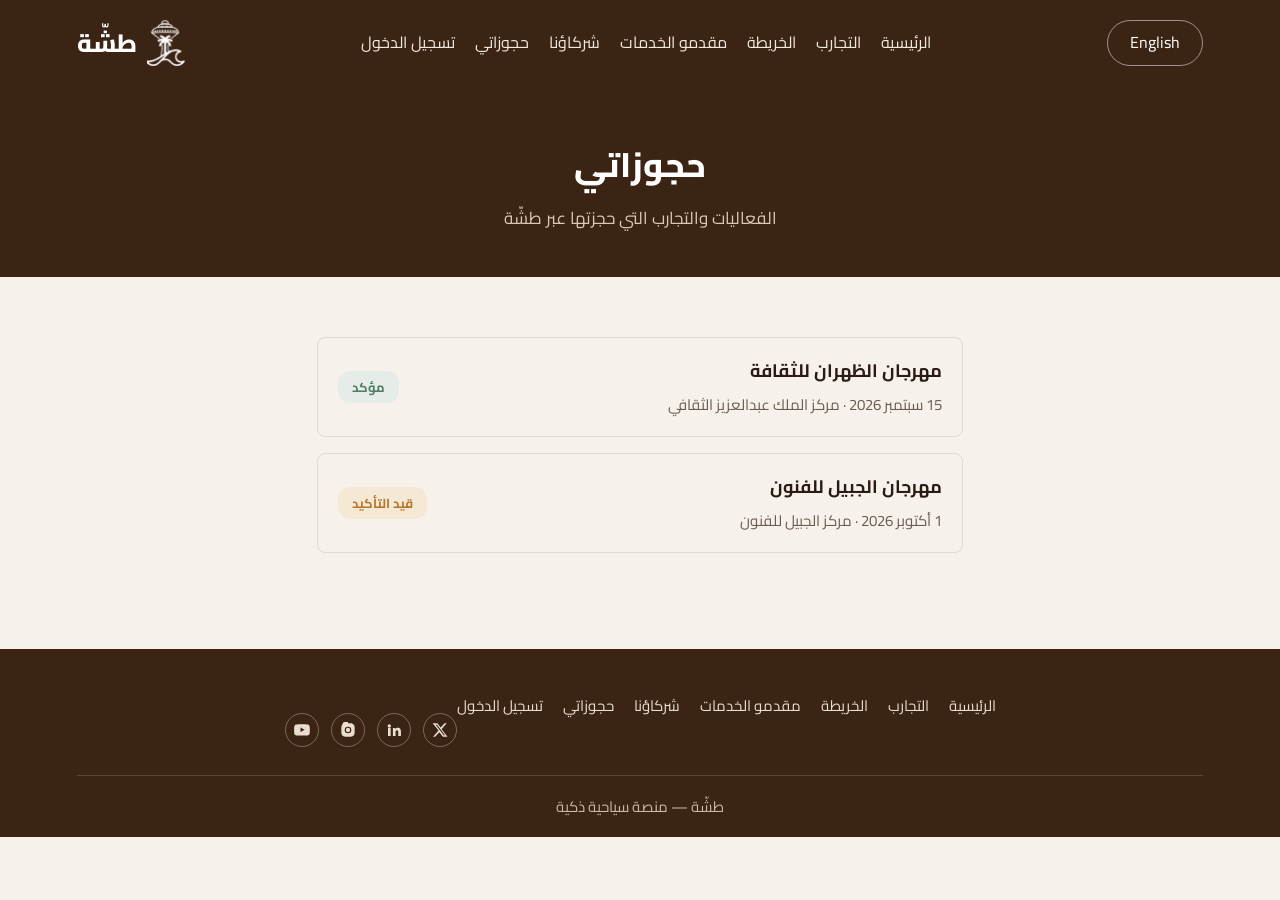
<file: bookings.html>
<!DOCTYPE html>
<html lang="ar" dir="rtl">
<head>
    <meta charset="UTF-8">
    <meta name="viewport" content="width=device-width, initial-scale=1.0">
    <title>حجوزاتي — طشّة</title>
    <link rel="stylesheet" href="css/style.css">
</head>
<body>

    <header class="site-header static">
        <a href="index-en.html" class="lang-btn">English</a>
        <nav class="main-nav">
            <a href="index.html">الرئيسية</a>
            <a href="index.html#experiences">التجارب</a>
            <a href="map.html">الخريطة</a>
            <a href="providers.html">مقدمو الخدمات</a>
            <a href="partners.html">شركاؤنا</a>
            <a href="bookings.html">حجوزاتي</a>
            <a href="login.html">تسجيل الدخول</a>
        </nav>
        <a href="index.html" class="logo"><img src="assets/images/logo.png" alt="" class="logo-mark">طشّة</a>
    </header>

    <div class="page-header">
        <h1>حجوزاتي</h1>
        <p>الفعاليات والتجارب التي حجزتها عبر طشّة</p>
    </div>

    <section class="bookings">
        <div id="new-booking-slot"></div>

        <div class="booking-item">
            <div class="booking-info">
                <div class="booking-name">مهرجان الظهران للثقافة</div>
                <div class="booking-meta">15 سبتمبر 2026 · مركز الملك عبدالعزيز الثقافي</div>
            </div>
            <span class="booking-status">مؤكد</span>
        </div>

        <div class="booking-item">
            <div class="booking-info">
                <div class="booking-name">مهرجان الجبيل للفنون</div>
                <div class="booking-meta">1 أكتوبر 2026 · مركز الجبيل للفنون</div>
            </div>
            <span class="booking-status pending">قيد التأكيد</span>
        </div>
    </section>

    <script src="js/data.js"></script>
    <script src="js/bookings.js"></script>

    <footer class="site-footer">
        <div class="footer-top">
            <nav class="footer-nav">
                <a href="index.html">الرئيسية</a>
                <a href="index.html#experiences">التجارب</a>
                <a href="map.html">الخريطة</a>
                <a href="providers.html">مقدمو الخدمات</a>
                <a href="partners.html">شركاؤنا</a>
                <a href="bookings.html">حجوزاتي</a>
            <a href="login.html">تسجيل الدخول</a>
            </nav>
            <div class="socials">
                <a href="#" aria-label="X" class="social-icon">
                    <svg width="16" height="16" viewBox="0 0 24 24" fill="currentColor"><path d="M18.9 2H22l-7.6 8.7L23.3 22h-6.9l-5.4-6.7L4.8 22H1.6l8.2-9.4L1 2h7l4.9 6.1L18.9 2Zm-1.2 18h1.9L7.4 4H5.4l12.3 16Z"/></svg>
                </a>
                <a href="#" aria-label="LinkedIn" class="social-icon">
                    <svg width="16" height="16" viewBox="0 0 24 24" fill="currentColor"><path d="M4.98 3.5a2.5 2.5 0 1 1 0 5 2.5 2.5 0 0 1 0-5ZM3 9h4v12H3V9Zm7 0h3.8v1.7h.05c.53-1 1.83-2.05 3.77-2.05 4.03 0 4.78 2.66 4.78 6.1V21h-4v-5.6c0-1.34-.02-3.06-1.87-3.06-1.87 0-2.16 1.46-2.16 2.96V21h-4V9Z"/></svg>
                </a>
                <a href="#" aria-label="Instagram" class="social-icon">
                    <svg width="16" height="16" viewBox="0 0 24 24" fill="currentColor"><path d="M12 2c2.72 0 3.06.01 4.12.06 1.06.05 1.79.22 2.43.47.66.26 1.22.6 1.77 1.15.55.55.9 1.11 1.15 1.77.25.64.42 1.37.47 2.43.05 1.06.06 1.4.06 4.12s-.01 3.06-.06 4.12c-.05 1.06-.22 1.79-.47 2.43a4.9 4.9 0 0 1-1.15 1.77 4.9 4.9 0 0 1-1.77 1.15c-.64.25-1.37.42-2.43.47-1.06.05-1.4.06-4.12.06s-3.06-.01-4.12-.06c-1.06-.05-1.79-.22-2.43-.47a4.9 4.9 0 0 1-1.77-1.15 4.9 4.9 0 0 1-1.15-1.77c-.25-.64-.42-1.37-.47-2.43C2.01 15.06 2 14.72 2 12s.01-3.06.06-4.12c.05-1.06.22-1.79.47-2.43.26-.66.6-1.22 1.15-1.77A4.9 4.9 0 0 1 5.45.53C6.09.28 6.82.11 7.88.06 8.94.01 9.28 0 12 0Zm0 5a5 5 0 1 0 0 10 5 5 0 0 0 0-10Zm0 8.2a3.2 3.2 0 1 1 0-6.4 3.2 3.2 0 0 1 0 6.4Zm5.2-8.4a1.17 1.17 0 1 1 0-2.34 1.17 1.17 0 0 1 0 2.34Z"/></svg>
                </a>
                <a href="#" aria-label="YouTube" class="social-icon">
                    <svg width="16" height="16" viewBox="0 0 24 24" fill="currentColor"><path d="M23.5 7.2s-.23-1.64-.94-2.36c-.9-.94-1.9-.95-2.36-1C17 3.5 12 3.5 12 3.5h-.01s-5 0-8.2.34c-.46.05-1.46.06-2.36 1C.63 5.56.4 7.2.4 7.2S.17 9.13.17 11.05v1.8c0 1.93.23 3.85.23 3.85s.23 1.64.93 2.36c.9.95 2.08.92 2.6 1.02 1.9.18 8.07.34 8.07.34s5.01-.01 8.21-.35c.46-.05 1.46-.06 2.36-1 .7-.72.94-2.36.94-2.36s.23-1.92.23-3.85v-1.8c0-1.92-.23-3.85-.23-3.85ZM9.75 14.9V8.2l6.27 3.36-6.27 3.34Z"/></svg>
                </a>
            </div>
        </div>
        <div class="footer-bottom">
            <span>طشّة — منصة سياحية ذكية</span>
        </div>
    </footer>

</body>
</html>
</file>
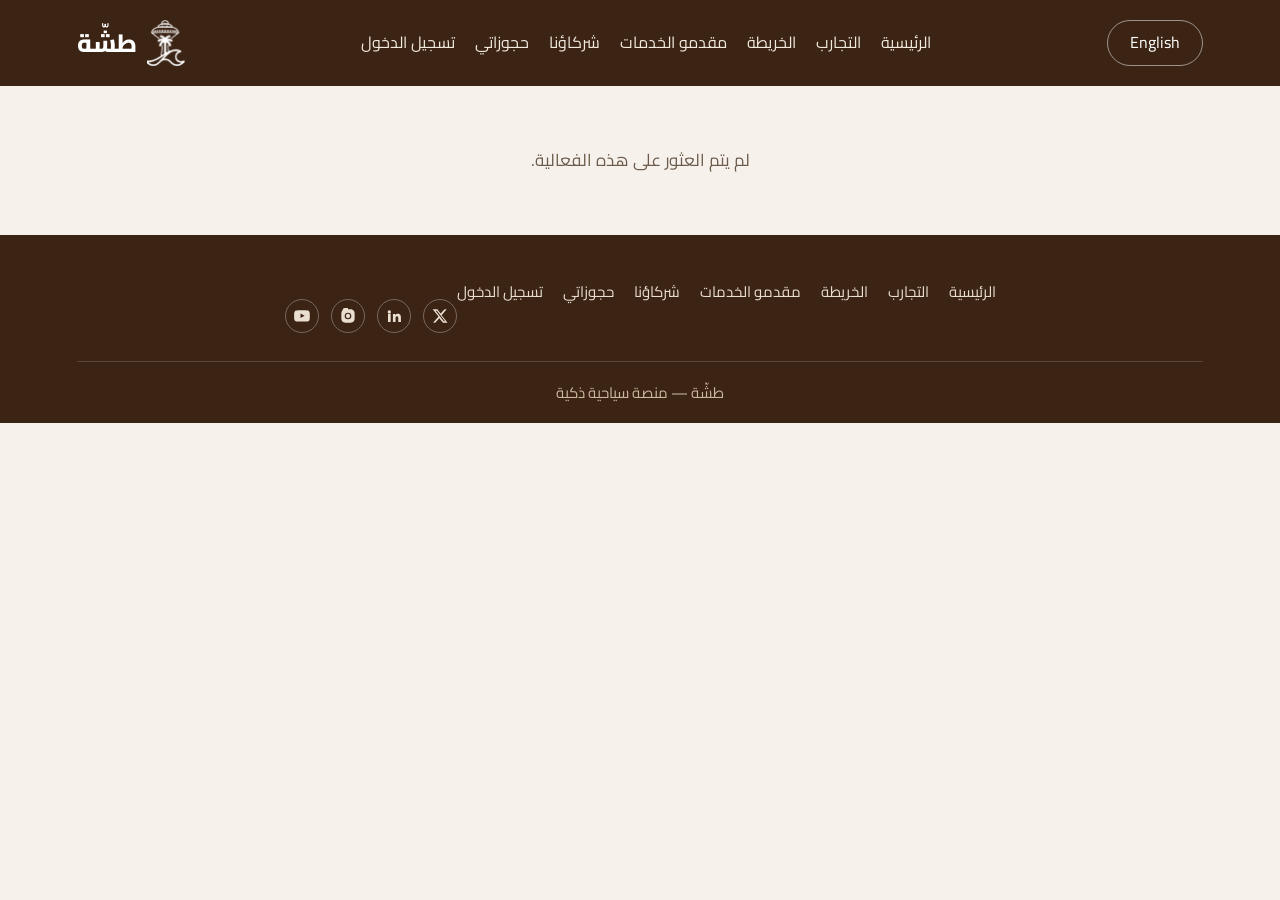
<file: details.html>
<!DOCTYPE html>
<html lang="ar" dir="rtl">
<head>
    <meta charset="UTF-8">
    <meta name="viewport" content="width=device-width, initial-scale=1.0">
    <title>تفاصيل الفعالية — طشّة</title>
    <link rel="stylesheet" href="css/style.css">
</head>
<body>

    <header class="site-header static">
        <a href="index-en.html" class="lang-btn">English</a>
        <nav class="main-nav">
            <a href="index.html">الرئيسية</a>
            <a href="index.html#experiences">التجارب</a>
            <a href="map.html">الخريطة</a>
            <a href="providers.html">مقدمو الخدمات</a>
            <a href="partners.html">شركاؤنا</a>
            <a href="bookings.html">حجوزاتي</a>
            <a href="login.html">تسجيل الدخول</a>
        </nav>
        <a href="index.html" class="logo"><img src="assets/images/logo.png" alt="" class="logo-mark">طشّة</a>
    </header>

    <div id="detail-container">
        <!-- يُعبّأ تلقائيًا بواسطة detail.js حسب رقم الفعالية بالرابط -->
        <div class="empty-state">جاري تحميل تفاصيل الفعالية...</div>
    </div>

    <footer class="site-footer">
        <div class="footer-top">
            <nav class="footer-nav">
                <a href="index.html">الرئيسية</a>
                <a href="index.html#experiences">التجارب</a>
                <a href="map.html">الخريطة</a>
                <a href="providers.html">مقدمو الخدمات</a>
                <a href="partners.html">شركاؤنا</a>
                <a href="bookings.html">حجوزاتي</a>
            <a href="login.html">تسجيل الدخول</a>
            </nav>
            <div class="socials">
                <a href="#" aria-label="X" class="social-icon">
                    <svg width="16" height="16" viewBox="0 0 24 24" fill="currentColor"><path d="M18.9 2H22l-7.6 8.7L23.3 22h-6.9l-5.4-6.7L4.8 22H1.6l8.2-9.4L1 2h7l4.9 6.1L18.9 2Zm-1.2 18h1.9L7.4 4H5.4l12.3 16Z"/></svg>
                </a>
                <a href="#" aria-label="LinkedIn" class="social-icon">
                    <svg width="16" height="16" viewBox="0 0 24 24" fill="currentColor"><path d="M4.98 3.5a2.5 2.5 0 1 1 0 5 2.5 2.5 0 0 1 0-5ZM3 9h4v12H3V9Zm7 0h3.8v1.7h.05c.53-1 1.83-2.05 3.77-2.05 4.03 0 4.78 2.66 4.78 6.1V21h-4v-5.6c0-1.34-.02-3.06-1.87-3.06-1.87 0-2.16 1.46-2.16 2.96V21h-4V9Z"/></svg>
                </a>
                <a href="#" aria-label="Instagram" class="social-icon">
                    <svg width="16" height="16" viewBox="0 0 24 24" fill="currentColor"><path d="M12 2c2.72 0 3.06.01 4.12.06 1.06.05 1.79.22 2.43.47.66.26 1.22.6 1.77 1.15.55.55.9 1.11 1.15 1.77.25.64.42 1.37.47 2.43.05 1.06.06 1.4.06 4.12s-.01 3.06-.06 4.12c-.05 1.06-.22 1.79-.47 2.43a4.9 4.9 0 0 1-1.15 1.77 4.9 4.9 0 0 1-1.77 1.15c-.64.25-1.37.42-2.43.47-1.06.05-1.4.06-4.12.06s-3.06-.01-4.12-.06c-1.06-.05-1.79-.22-2.43-.47a4.9 4.9 0 0 1-1.77-1.15 4.9 4.9 0 0 1-1.15-1.77c-.25-.64-.42-1.37-.47-2.43C2.01 15.06 2 14.72 2 12s.01-3.06.06-4.12c.05-1.06.22-1.79.47-2.43.26-.66.6-1.22 1.15-1.77A4.9 4.9 0 0 1 5.45.53C6.09.28 6.82.11 7.88.06 8.94.01 9.28 0 12 0Zm0 5a5 5 0 1 0 0 10 5 5 0 0 0 0-10Zm0 8.2a3.2 3.2 0 1 1 0-6.4 3.2 3.2 0 0 1 0 6.4Zm5.2-8.4a1.17 1.17 0 1 1 0-2.34 1.17 1.17 0 0 1 0 2.34Z"/></svg>
                </a>
                <a href="#" aria-label="YouTube" class="social-icon">
                    <svg width="16" height="16" viewBox="0 0 24 24" fill="currentColor"><path d="M23.5 7.2s-.23-1.64-.94-2.36c-.9-.94-1.9-.95-2.36-1C17 3.5 12 3.5 12 3.5h-.01s-5 0-8.2.34c-.46.05-1.46.06-2.36 1C.63 5.56.4 7.2.4 7.2S.17 9.13.17 11.05v1.8c0 1.93.23 3.85.23 3.85s.23 1.64.93 2.36c.9.95 2.08.92 2.6 1.02 1.9.18 8.07.34 8.07.34s5.01-.01 8.21-.35c.46-.05 1.46-.06 2.36-1 .7-.72.94-2.36.94-2.36s.23-1.92.23-3.85v-1.8c0-1.92-.23-3.85-.23-3.85ZM9.75 14.9V8.2l6.27 3.36-6.27 3.34Z"/></svg>
                </a>
            </div>
        </div>
        <div class="footer-bottom">
            <span>طشّة — منصة سياحية ذكية</span>
        </div>
    </footer>

    <script src="js/data.js"></script>
    <script src="js/predict.js"></script>
    <script src="js/detail.js"></script>
</body>
</html>
</file>
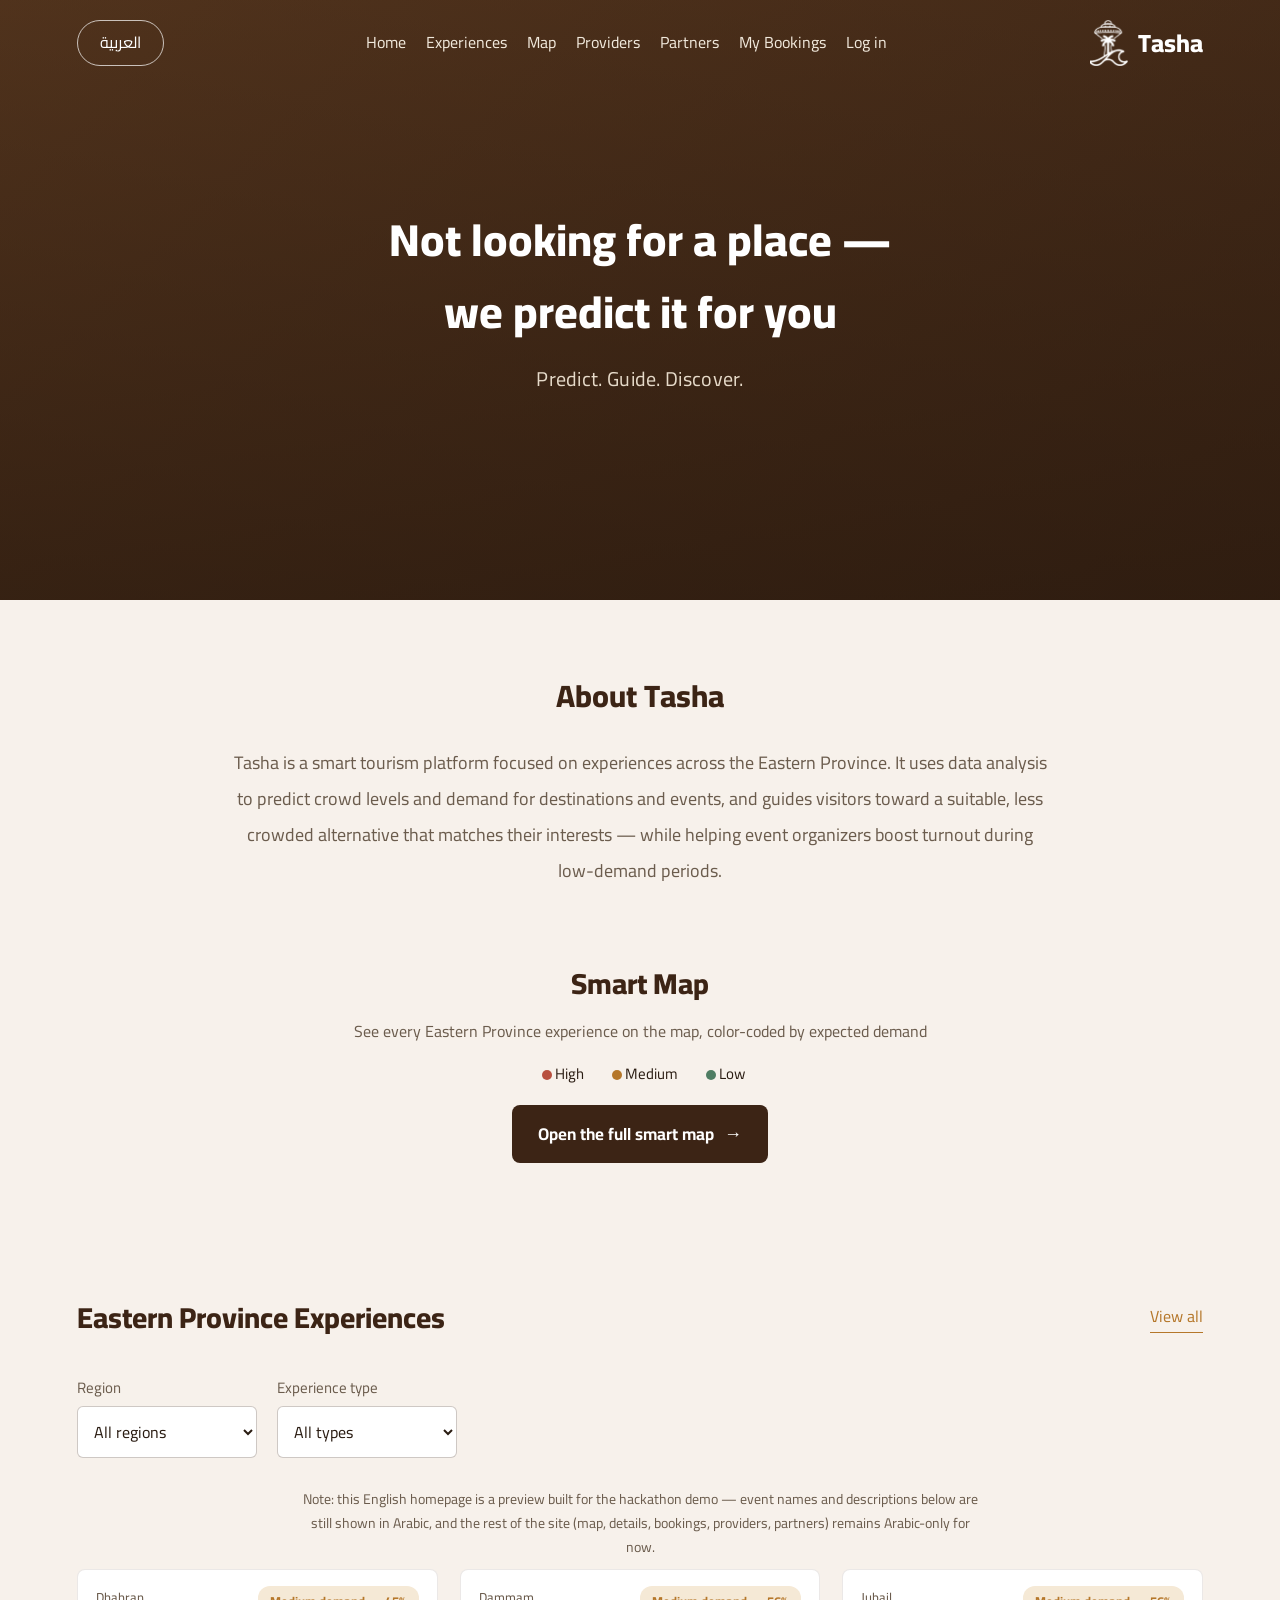
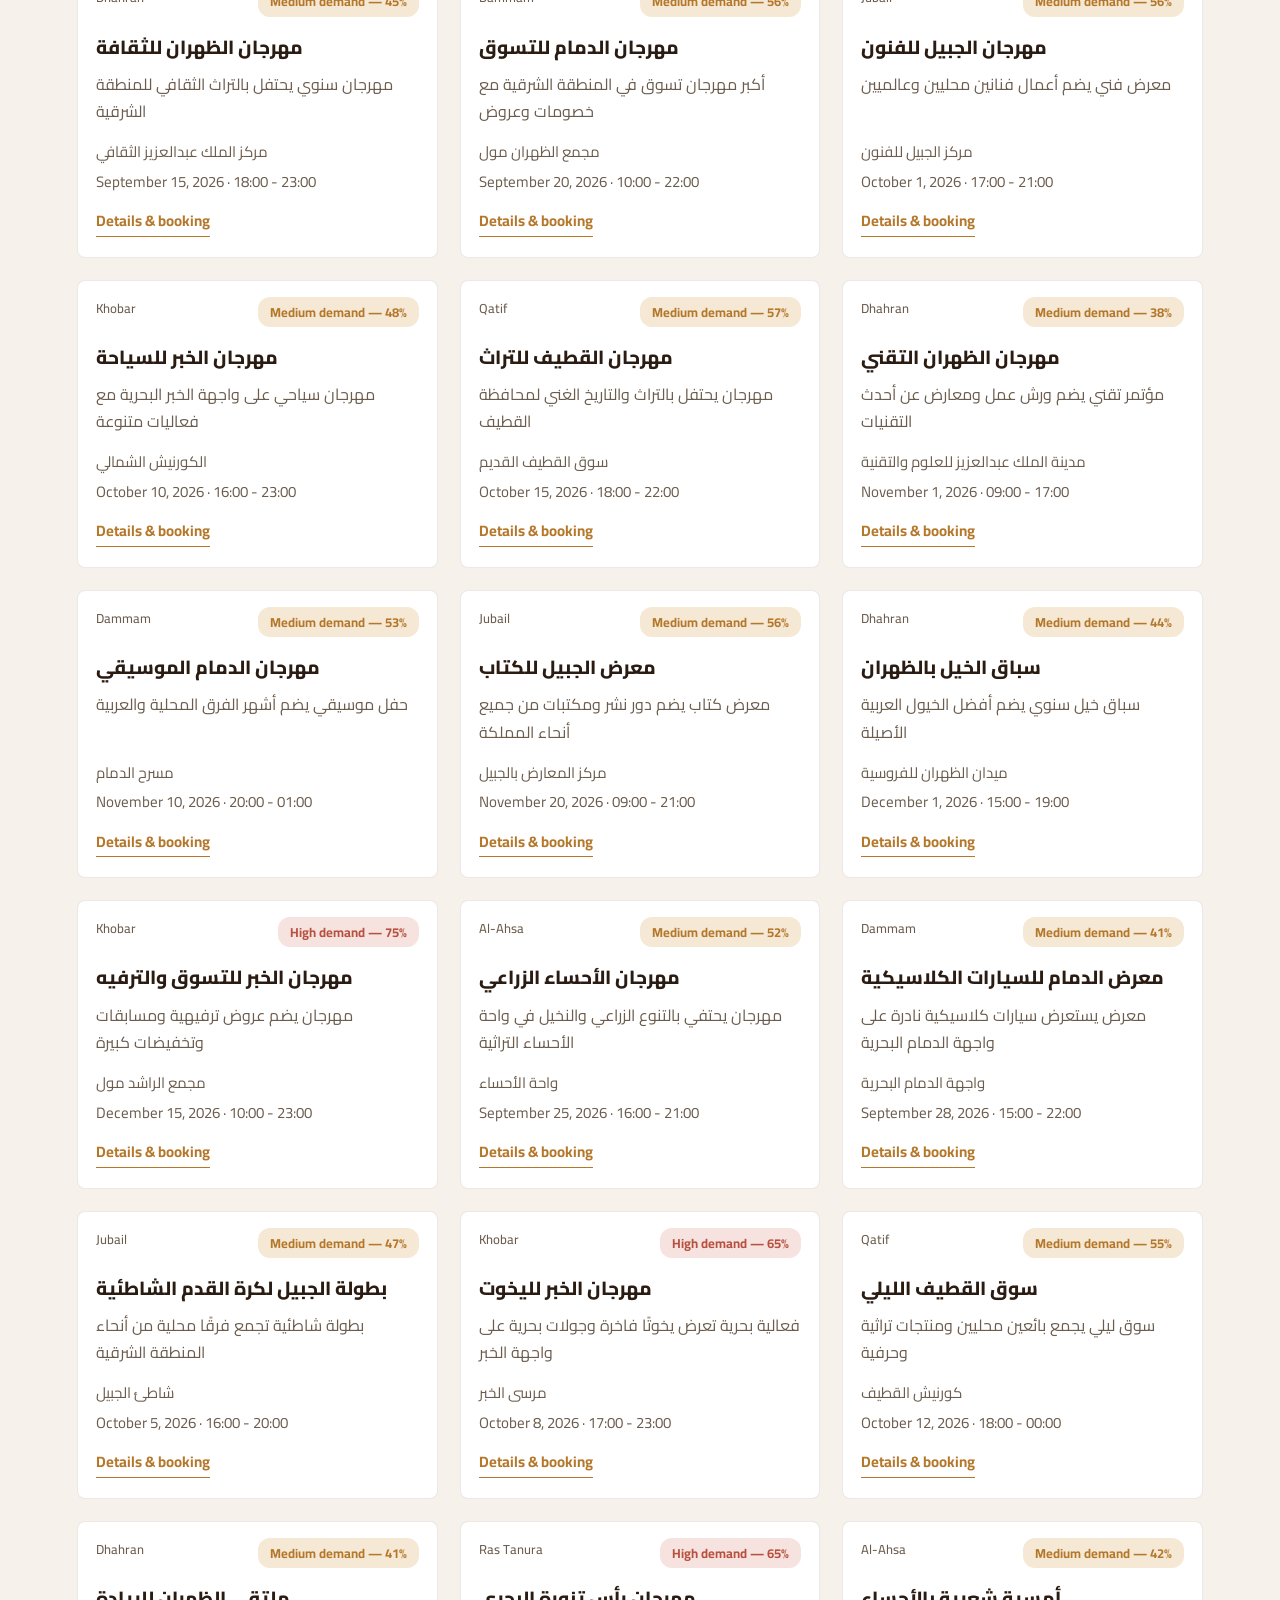
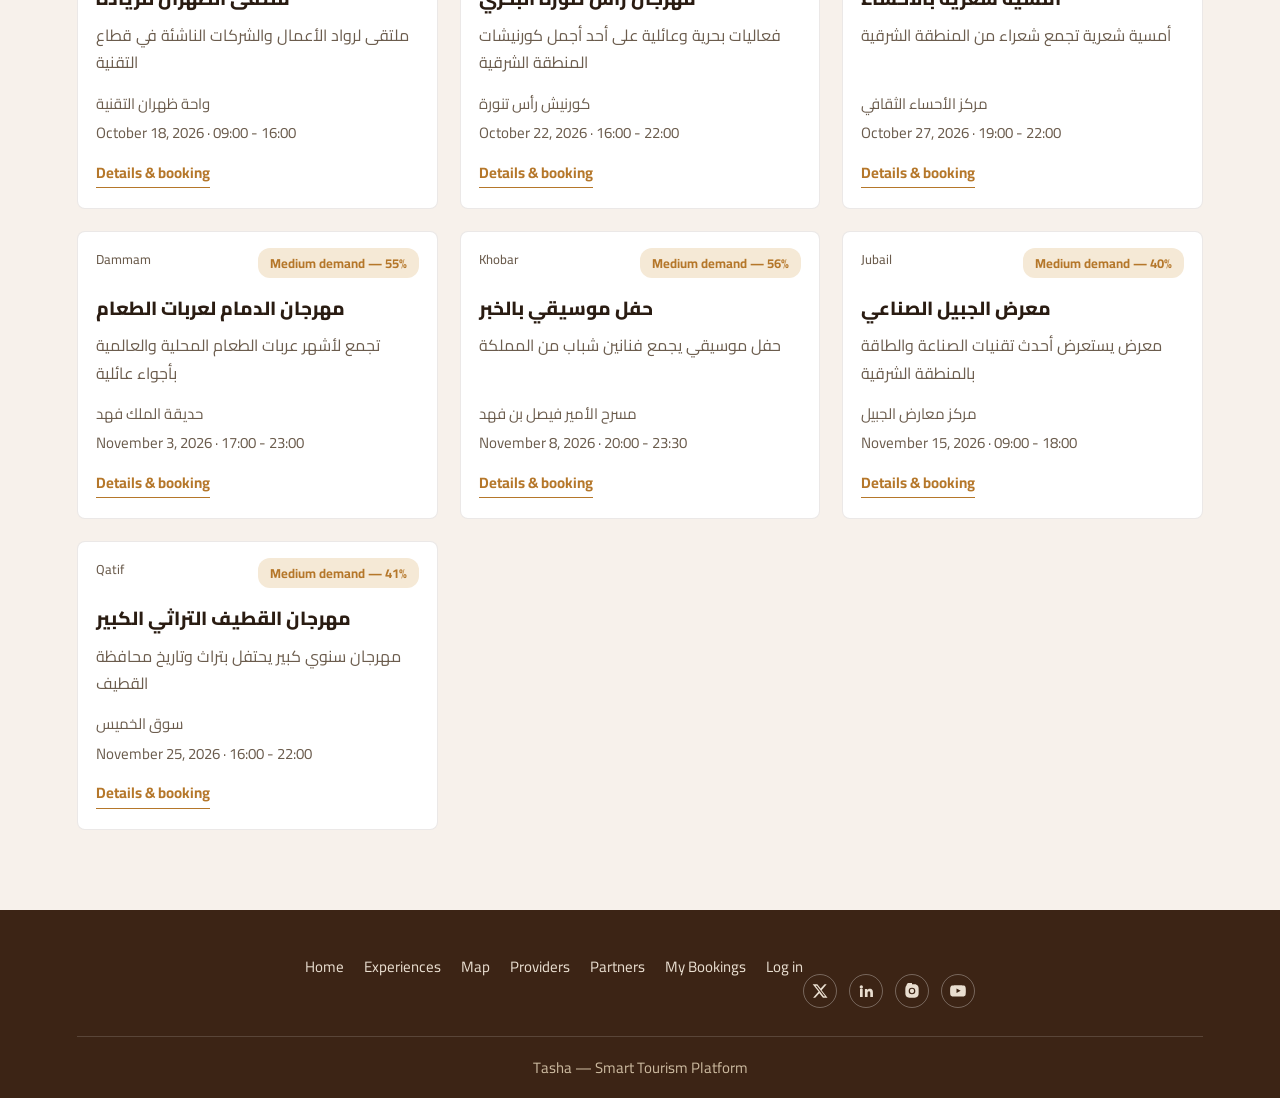
<file: index-en.html>
<!DOCTYPE html>
<html lang="en" dir="ltr">
<head>
    <meta charset="UTF-8">
    <meta name="viewport" content="width=device-width, initial-scale=1.0">
    <title>Tasha — Smart Tourism Platform</title>
    <link rel="stylesheet" href="css/style.css">
</head>
<body>

    <header class="site-header">
        <a href="index.html" class="lang-btn">العربية</a>
        <nav class="main-nav">
            <a href="index-en.html">Home</a>
            <a href="index-en.html#experiences">Experiences</a>
            <a href="map.html">Map</a>
            <a href="providers.html">Providers</a>
            <a href="partners.html">Partners</a>
            <a href="bookings.html">My Bookings</a>
            <a href="login.html">Log in</a>
        </nav>
        <a href="index-en.html" class="logo"><img src="assets/images/logo.png" alt="" class="logo-mark">Tasha</a>
    </header>

    <section class="hero" id="hero">
        <div class="hero-content">
            <h1>Not looking for a place —<br>we predict it for you</h1>
            <p class="hero-sub">Predict. Guide. Discover.</p>
        </div>
    </section>

    <section class="about" id="about">
        <h2>About Tasha</h2>
        <p>
            Tasha is a smart tourism platform focused on experiences across the Eastern Province.
            It uses data analysis to predict crowd levels and demand for destinations and events,
            and guides visitors toward a suitable, less crowded alternative that matches their
            interests — while helping event organizers boost turnout during low-demand periods.
        </p>
    </section>

    <section class="smart-map-section" id="smart-map-section">
        <h2>Smart Map</h2>
        <p class="map-intro">See every Eastern Province experience on the map, color-coded by expected demand</p>
        <div class="map-legend">
            <span><i class="dot high"></i> High</span>
            <span><i class="dot medium"></i> Medium</span>
            <span><i class="dot low"></i> Low</span>
        </div>
        <a href="map.html" class="map-teaser">
            <span>Open the full smart map</span>
            <span class="map-teaser-arrow">→</span>
        </a>
    </section>

    <section class="experiences" id="experiences">
        <div class="section-head">
            <h2>Eastern Province Experiences</h2>
            <a href="#">View all</a>
        </div>

        <div class="filters">
            <label>
                Region
                <select id="filter-city"><option value="all">All regions</option></select>
            </label>
            <label>
                Experience type
                <select id="filter-category"><option value="all">All types</option></select>
            </label>
        </div>

        <p class="en-note">
            Note: this English homepage is a preview built for the hackathon demo — event names
            and descriptions below are still shown in Arabic, and the rest of the site (map, details,
            bookings, providers, partners) remains Arabic-only for now.
        </p>

        <div class="experience-grid" id="experience-grid">
            <!-- Filled automatically by script-en.js from data.js -->
        </div>
    </section>

    <footer class="site-footer">
        <div class="footer-top">
            <nav class="footer-nav">
                <a href="index-en.html">Home</a>
                <a href="index-en.html#experiences">Experiences</a>
                <a href="map.html">Map</a>
                <a href="providers.html">Providers</a>
                <a href="partners.html">Partners</a>
                <a href="bookings.html">My Bookings</a>
                <a href="login.html">Log in</a>
            </nav>
            <div class="socials">
                <a href="#" aria-label="X" class="social-icon">
                    <svg width="16" height="16" viewBox="0 0 24 24" fill="currentColor"><path d="M18.9 2H22l-7.6 8.7L23.3 22h-6.9l-5.4-6.7L4.8 22H1.6l8.2-9.4L1 2h7l4.9 6.1L18.9 2Zm-1.2 18h1.9L7.4 4H5.4l12.3 16Z"/></svg>
                </a>
                <a href="#" aria-label="LinkedIn" class="social-icon">
                    <svg width="16" height="16" viewBox="0 0 24 24" fill="currentColor"><path d="M4.98 3.5a2.5 2.5 0 1 1 0 5 2.5 2.5 0 0 1 0-5ZM3 9h4v12H3V9Zm7 0h3.8v1.7h.05c.53-1 1.83-2.05 3.77-2.05 4.03 0 4.78 2.66 4.78 6.1V21h-4v-5.6c0-1.34-.02-3.06-1.87-3.06-1.87 0-2.16 1.46-2.16 2.96V21h-4V9Z"/></svg>
                </a>
                <a href="#" aria-label="Instagram" class="social-icon">
                    <svg width="16" height="16" viewBox="0 0 24 24" fill="currentColor"><path d="M12 2c2.72 0 3.06.01 4.12.06 1.06.05 1.79.22 2.43.47.66.26 1.22.6 1.77 1.15.55.55.9 1.11 1.15 1.77.25.64.42 1.37.47 2.43.05 1.06.06 1.4.06 4.12s-.01 3.06-.06 4.12c-.05 1.06-.22 1.79-.47 2.43a4.9 4.9 0 0 1-1.15 1.77 4.9 4.9 0 0 1-1.77 1.15c-.64.25-1.37.42-2.43.47-1.06.05-1.4.06-4.12.06s-3.06-.01-4.12-.06c-1.06-.05-1.79-.22-2.43-.47a4.9 4.9 0 0 1-1.77-1.15 4.9 4.9 0 0 1-1.15-1.77c-.25-.64-.42-1.37-.47-2.43C2.01 15.06 2 14.72 2 12s.01-3.06.06-4.12c.05-1.06.22-1.79.47-2.43.26-.66.6-1.22 1.15-1.77A4.9 4.9 0 0 1 5.45.53C6.09.28 6.82.11 7.88.06 8.94.01 9.28 0 12 0Zm0 5a5 5 0 1 0 0 10 5 5 0 0 0 0-10Zm0 8.2a3.2 3.2 0 1 1 0-6.4 3.2 3.2 0 0 1 0 6.4Zm5.2-8.4a1.17 1.17 0 1 1 0-2.34 1.17 1.17 0 0 1 0 2.34Z"/></svg>
                </a>
                <a href="#" aria-label="YouTube" class="social-icon">
                    <svg width="16" height="16" viewBox="0 0 24 24" fill="currentColor"><path d="M23.5 7.2s-.23-1.64-.94-2.36c-.9-.94-1.9-.95-2.36-1C17 3.5 12 3.5 12 3.5h-.01s-5 0-8.2.34c-.46.05-1.46.06-2.36 1C.63 5.56.4 7.2.4 7.2S.17 9.13.17 11.05v1.8c0 1.93.23 3.85.23 3.85s.23 1.64.93 2.36c.9.95 2.08.92 2.6 1.02 1.9.18 8.07.34 8.07.34s5.01-.01 8.21-.35c.46-.05 1.46-.06 2.36-1 .7-.72.94-2.36.94-2.36s.23-1.92.23-3.85v-1.8c0-1.92-.23-3.85-.23-3.85ZM9.75 14.9V8.2l6.27 3.36-6.27 3.34Z"/></svg>
                </a>
            </div>
        </div>
        <div class="footer-bottom">
            <span>Tasha — Smart Tourism Platform</span>
        </div>
    </footer>

    <script src="js/data.js"></script>
    <script src="js/predict.js"></script>
    <script src="js/script-en.js"></script>
</body>
</html>
</file>
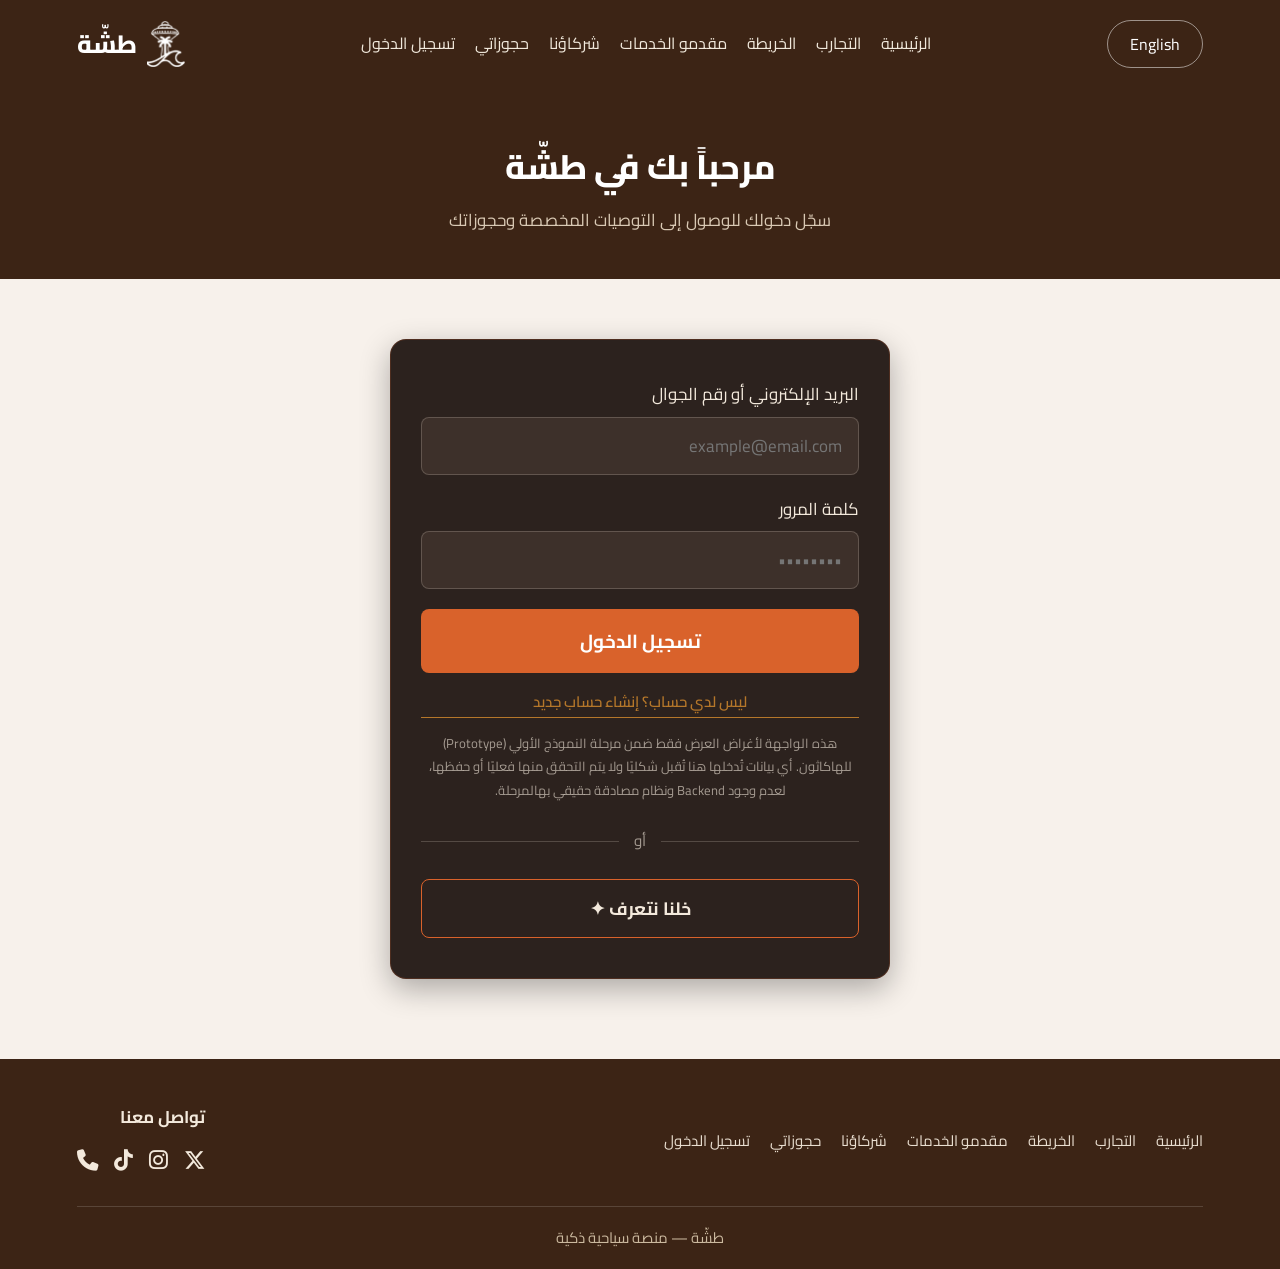
<file: login.html>
<!DOCTYPE html>
<html lang="ar" dir="rtl">
<head>
    <meta charset="UTF-8">
    <meta name="viewport" content="width=device-width, initial-scale=1.0">
    <title data-ar="تسجيل الدخول — طشّة" data-en="Login — Tasha">تسجيل الدخول — طشّة</title>
    <link rel="stylesheet" href="css/style.css">
    <link rel="stylesheet" href="https://cdnjs.cloudflare.com/ajax/libs/font-awesome/6.4.0/css/all.min.css">
</head>
<body>

    <header class="site-header static">
        <button class="lang-btn" id="lang-btn">English</button>
        <nav class="main-nav">
            <a href="index.html" data-ar="الرئيسية" data-en="Home">الرئيسية</a>
            <a href="index.html#experiences" data-ar="التجارب" data-en="Experiences">التجارب</a>
            <a href="map.html" data-ar="الخريطة" data-en="Map">الخريطة</a>
            <a href="providers.html" data-ar="مقدمو الخدمات" data-en="Providers">مقدمو الخدمات</a>
            <a href="partners.html" data-ar="شركاؤنا" data-en="Partners">شركاؤنا</a>
            <a href="bookings.html" data-ar="حجوزاتي" data-en="My Bookings">حجوزاتي</a>
            <a href="login.html" data-ar="تسجيل الدخول" data-en="Login">تسجيل الدخول</a>
        </nav>
        <a href="index.html" class="logo"><img src="assets/images/logo.png" alt="" class="logo-mark"><span data-ar="طشّة" data-en="Tasha">طشّة</span></a>
    </header>

    <div class="page-header">
        <h1 data-ar="مرحباً بك في طشّة" data-en="Welcome to Tasha">مرحباً بك في طشّة</h1>
        <p data-ar="سجّل دخولك للوصول إلى التوصيات المخصصة وحجوزاتك" data-en="Log in to access your personalized recommendations and bookings">سجّل دخولك للوصول إلى التوصيات المخصصة وحجوزاتك</p>
    </div>

    <!-- صفحة تسجيل الدخول — التصميم من ملف فريق العمل (tasha-j)، مربوطة بمنطق تسجيل الدخول ونتائج الاستبيان الخاصة بملفي -->
    <section class="login-container">
        <div class="login-card">
            <form id="login-form">
                <div class="login-success" id="login-success" hidden></div>

                <!-- ملاحظة: تصنيف نوع الحساب (سائح / مقدم خدمة) يُحدَّد فقط عند إنشاء الحساب
                     (صفحة "ليس لدي حساب؟ إنشاء حساب جديد")، ولا يتكرر هنا في تسجيل الدخول. -->

                <div class="form-group">
                    <label data-ar="البريد الإلكتروني أو رقم الجوال" data-en="Email or Phone Number">البريد الإلكتروني أو رقم الجوال</label>
                    <input type="text" id="login-identifier" placeholder="example@email.com" required>
                </div>
                <div class="form-group">
                    <label data-ar="كلمة المرور" data-en="Password">كلمة المرور</label>
                    <input type="password" id="login-password" placeholder="••••••••" required>
                </div>

                <!-- زر تسجيل الدخول الرئيسي -->
                <button type="submit" class="login-submit-btn" id="login-submit" data-ar="تسجيل الدخول" data-en="Login">تسجيل الدخول</button>
            </form>

            <a href="register.html" class="login-signup-link" style="display:block; margin-top:16px;">ليس لدي حساب؟ إنشاء حساب جديد</a>

            <p class="login-note" style="color: rgba(243, 233, 220, 0.6);">
                هذه الواجهة لأغراض العرض فقط ضمن مرحلة النموذج الأولي (Prototype) للهاكاثون.
                أي بيانات تُدخلها هنا تُقبل شكليًا ولا يتم التحقق منها فعليًا أو حفظها،
                لعدم وجود Backend ونظام مصادقة حقيقي بهالمرحلة.
            </p>

            <div class="login-divider">
                <span data-ar="أو" data-en="OR">أو</span>
            </div>

            <!-- زر "خلنا نتعرف" الذي يفتح الاستبيان -->
            <button id="toggle-quiz-btn" class="quiz-toggle-btn" data-ar="خلنا نتعرف ✦" data-en="Let's Get to Know You ✦">خلنا نتعرف ✦</button>

            <!-- استبيان "خلنا نتعرف عليك" (مخفي افتراضياً وينفتح عند الضغط على الزر) -->
            <div id="quiz-wrapper" class="quiz-wrapper hidden">
            <h3 class="quiz-title" data-ar="خلنا نتعرف عليك!" data-en="Let us get to know you!">خلنا نتعرف عليك!</h3>
            <p class="quiz-sub" data-ar="جاوب على الأسئلة ونقترح لك الفعالية المناسبة لاهتماماتك" data-en="Answer the questions so we can suggest the perfect event for you">جاوب على الأسئلة ونقترح لك الفعالية المناسبة لاهتماماتك</p>

            <form id="quiz-form">
                <!-- السؤال 1 -->
                <div class="quiz-question">
                    <label data-ar="1. كيف تحب تقضي وقت فراغك؟" data-en="1. How do you like to spend your free time?">1. كيف تحب تقضي وقت فراغك؟</label>
                    <select name="q1" required>
                        <option value="" disabled selected data-ar="اختر إجابة..." data-en="Select an option...">اختر إجابة...</option>
                        <option value="فنون" data-ar="فعاليات فنية" data-en="Art events">فعاليات فنية</option>
                        <option value="ثقافي" data-ar="فعاليات ثقافية" data-en="Cultural events">فعاليات ثقافية</option>
                        <option value="تراثي" data-ar="فعاليات تراثية" data-en="Heritage events">فعاليات تراثية</option>
                        <option value="موسيقى" data-ar="موسيقى وعروض" data-en="Music & Shows">موسيقى وعروض</option>
                        <option value="تسوق" data-ar="مطاعم وتجارب طعام / تسوق" data-en="Dining & Shopping">مطاعم وتجارب طعام / تسوق</option>
                    </select>
                </div>

                <!-- السؤال 2 -->
                <div class="quiz-question">
                    <label data-ar="2. وش نوع الفعاليات اللي تجذبك أكثر؟" data-en="2. What type of events attracts you most?">2. وش نوع الفعاليات اللي تجذبك أكثر؟</label>
                    <select name="q2" required>
                        <option value="" disabled selected data-ar="اختر إجابة..." data-en="Select an option...">اختر إجابة...</option>
                        <option value="تراثي" data-ar="تراثية" data-en="Heritage">تراثية</option>
                        <option value="رياضي" data-ar="رياضية" data-en="Sports">رياضية</option>
                        <option value="سياحة" data-ar="مغامرات وطبيعة / سياحة" data-en="Adventures & Tourism">مغامرات وطبيعة / سياحة</option>
                        <option value="تقني" data-ar="تجارب محلية / تقنية" data-en="Local / Tech Experiences">تجارب محلية / تقنية</option>
                        <option value="فنون" data-ar="فنية" data-en="Arts">فنية</option>
                    </select>
                </div>

                <!-- السؤال 3 -->
                <div class="quiz-question">
                    <label data-ar="3. غالباً تحب تحضر الفعالية مع من؟" data-en="3. Who do you usually attend events with?">3. غالباً تحب تحضر الفعالية مع من؟</label>
                    <select name="q3">
                        <option value="لوحدي" data-ar="لوحدي" data-en="Solo">لوحدي</option>
                        <option value="أصدقائي" data-ar="أصدقائي" data-en="Friends">أصدقائي</option>
                        <option value="العائلة" data-ar="العائلة" data-en="Family">العائلة</option>
                        <option value="الزوج/الشريك" data-ar="الزوج / الشريك" data-en="Partner">الزوج / الشريك</option>
                    </select>
                </div>

                <!-- السؤال 4 -->
                <div class="quiz-question">
                    <label data-ar="4. وش مستوى المغامرة اللي يناسبك؟" data-en="4. What level of adventure suits you?">4. وش مستوى المغامرة اللي يناسبك؟</label>
                    <select name="q4">
                        <option value="هادئ" data-ar="هادئ ومريح" data-en="Calm & Relaxing">هادئ ومريح</option>
                        <option value="جديد" data-ar="أحب أجرب أشياء جديدة" data-en="Try new things">أحب أجرب أشياء جديدة</option>
                        <option value="تحدي" data-ar="مغامرات وتحديات" data-en="Adventures & Challenges">مغامرات وتحديات</option>
                    </select>
                </div>

                <!-- السؤال 5 -->
                <div class="quiz-question">
                    <label data-ar="5. كم تحب تكون مدة الفعالية؟" data-en="5. How long do you prefer the event to last?">5. كم تحب تكون مدة الفعالية؟</label>
                    <select name="q5">
                        <option value="أقل من ساعة" data-ar="أقل من ساعة" data-en="Less than 1 hour">أقل من ساعة</option>
                        <option value="1-2 ساعة" data-ar="1 - 2 ساعة" data-en="1 - 2 hours">1 - 2 ساعة</option>
                        <option value="2-4 ساعة" data-ar="2 - 4 ساعة" data-en="2 - 4 hours">2 - 4 hours</option>
                        <option value="يوم كامل" data-ar="يوم كامل" data-en="Full day">يوم كامل</option>
                    </select>
                </div>

                <!-- السؤال 6 -->
                <div class="quiz-question">
                    <label data-ar="6. متى تفضل حضور الفعالية؟" data-en="6. When do you prefer to attend?">6. متى تفضل حضور الفعالية؟</label>
                    <select name="q6">
                        <option value="صباحاً" data-ar="صباحاً" data-en="Morning">صباحاً</option>
                        <option value="عصراً" data-ar="عصراً" data-en="Afternoon">عصراً</option>
                        <option value="مساءً" data-ar="مساءً" data-en="Evening">مساءً</option>
                        <option value="نهاية الأسبوع" data-ar="نهاية الأسبوع" data-en="Weekend">نهاية الأسبوع</option>
                    </select>
                </div>

                <!-- السؤال 7 -->
                <div class="quiz-question">
                    <label data-ar="7. ما هي المنطقة التي تفضل اكتشافها قريباً؟" data-en="7. Which city would you like to explore?">7. ما هي المنطقة التي تفضل اكتشافها قريباً؟</label>
                    <select name="q7" required>
                        <option value="" disabled selected data-ar="اختر المدينة..." data-en="Select a city...">اختر المدينة...</option>
                        <option value="الخبر" data-ar="الخبر" data-en="Khobar">الخبر</option>
                        <option value="الدمام" data-ar="الدمام" data-en="Dammam">الدمام</option>
                        <option value="الظهران" data-ar="الظهران" data-en="Dhahran">الظهران</option>
                        <option value="الجبيل" data-ar="الجبيل" data-en="Jubail">الجبيل</option>
                        <option value="القطيف" data-ar="القطيف" data-en="Qatif">القطيف</option>
                        <option value="الأحساء" data-ar="الأحساء" data-en="Al-Ahsa">الأحساء</option>
                    </select>
                </div>

                <!-- السؤال 8 -->
                <div class="quiz-question">
                    <label data-ar="8. وش الميزانية المناسبة لك؟" data-en="8. What budget suits you?">8. وش الميزانية المناسبة لك؟</label>
                    <select name="q8">
                        <option value="مجانية" data-ar="مجانية" data-en="Free">مجانية</option>
                        <option value="أقل من 50" data-ar="أقل من 50 ريال" data-en="Under 50 SAR">أقل من 50 ريال</option>
                        <option value="50-150" data-ar="50 - 150 ريال" data-en="50 - 150 SAR">50 - 150 ريال</option>
                        <option value="أكثر من 150" data-ar="أكثر من 150 ريال" data-en="Over 150 SAR">أكثر من 150 ريال</option>
                    </select>
                </div>

                <button type="submit" class="quiz-btn" data-ar="اكتشف الفعالية المناسبة لك" data-en="Discover Your Event">اكتشف الفعالية المناسبة لك</button>
            </form>

            <!-- نتيجة التوصية -->
            <div id="quiz-result" class="quiz-result hidden">
                <h4 data-ar="سعدنا بالتعرف عليك! 🎉" data-en="Glad to know you! 🎉" style="color: #f3e9dc; margin-bottom: 10px;">سعدنا بالتعرف عليك! 🎉</h4>
                <p id="match-text" class="match-text"></p>
                <div id="recommended-card-container" style="display: flex; justify-content: center; margin-top: 15px;"></div>
                <a id="quiz-see-all-link" href="index.html#experiences" class="quiz-btn-secondary" data-ar="شاهد كل الفعاليات المناسبة لك" data-en="See All Matching Experiences">شاهد كل الفعاليات المناسبة لك</a>
            </div>
        </div>
        </div>
    </section>

    <!-- الفوتر مع إضافة قسم تواصل معنا في الأسفل على اليسار -->
    <footer class="site-footer">
        <div class="footer-top" style="display: flex; justify-content: space-between; align-items: center; flex-wrap: wrap; gap: 20px;">
            <nav class="footer-nav">
                <a href="index.html" data-ar="الرئيسية" data-en="Home">الرئيسية</a>
                <a href="index.html#experiences" data-ar="التجارب" data-en="Experiences">التجارب</a>
                <a href="map.html" data-ar="الخريطة" data-en="Map">الخريطة</a>
                <a href="providers.html" data-ar="مقدمو الخدمات" data-en="Providers">مقدمو الخدمات</a>
                <a href="partners.html" data-ar="شركاؤنا" data-en="Partners">شركاؤنا</a>
                <a href="bookings.html" data-ar="حجوزاتي" data-en="My Bookings">حجوزاتي</a>
                <a href="login.html" data-ar="تسجيل الدخول" data-en="Login">تسجيل الدخول</a>
            </nav>

            <!-- قسم تواصل معنا (أسفل اليسار) -->
            <div class="footer-contact" style="display: flex; flex-direction: column; align-items: flex-start; gap: 10px;">
                <span style="font-weight: bold; font-size: 1.06rem; color: #f3e9dc;" data-ar="تواصل معنا" data-en="Contact Us">تواصل معنا</span>
                <div class="social-links" style="display: flex; gap: 16px; align-items: center;">
                    <a href="https://x.com" target="_blank" title="X (Twitter)" style="color: #f3e9dc; font-size: 1.34rem; transition: color 0.3s;" onmouseover="this.style.color='#d9622b'" onmouseout="this.style.color='#f3e9dc'"><i class="fa-brands fa-x-twitter"></i></a>
                    <a href="https://instagram.com" target="_blank" title="Instagram" style="color: #f3e9dc; font-size: 1.34rem; transition: color 0.3s;" onmouseover="this.style.color='#d9622b'" onmouseout="this.style.color='#f3e9dc'"><i class="fa-brands fa-instagram"></i></a>
                    <a href="https://tiktok.com" target="_blank" title="TikTok" style="color: #f3e9dc; font-size: 1.34rem; transition: color 0.3s;" onmouseover="this.style.color='#d9622b'" onmouseout="this.style.color='#f3e9dc'"><i class="fa-brands fa-tiktok"></i></a>
                    <a href="tel:+966500000000" title="Phone" style="color: #f3e9dc; font-size: 1.34rem; transition: color 0.3s;" onmouseover="this.style.color='#d9622b'" onmouseout="this.style.color='#f3e9dc'"><i class="fa-solid fa-phone"></i></a>
                </div>
            </div>
        </div>
        <div class="footer-bottom">
            <span data-ar="طشّة — منصة سياحية ذكية" data-en="Tasha — Smart Tourism Platform">طشّة — منصة سياحية ذكية</span>
        </div>
    </footer>

    <script src="js/data.js"></script>
    <script src="js/predict.js"></script>
    <script src="js/script.js"></script>
    <script src="js/login.js"></script>
</body>
</html>
</file>
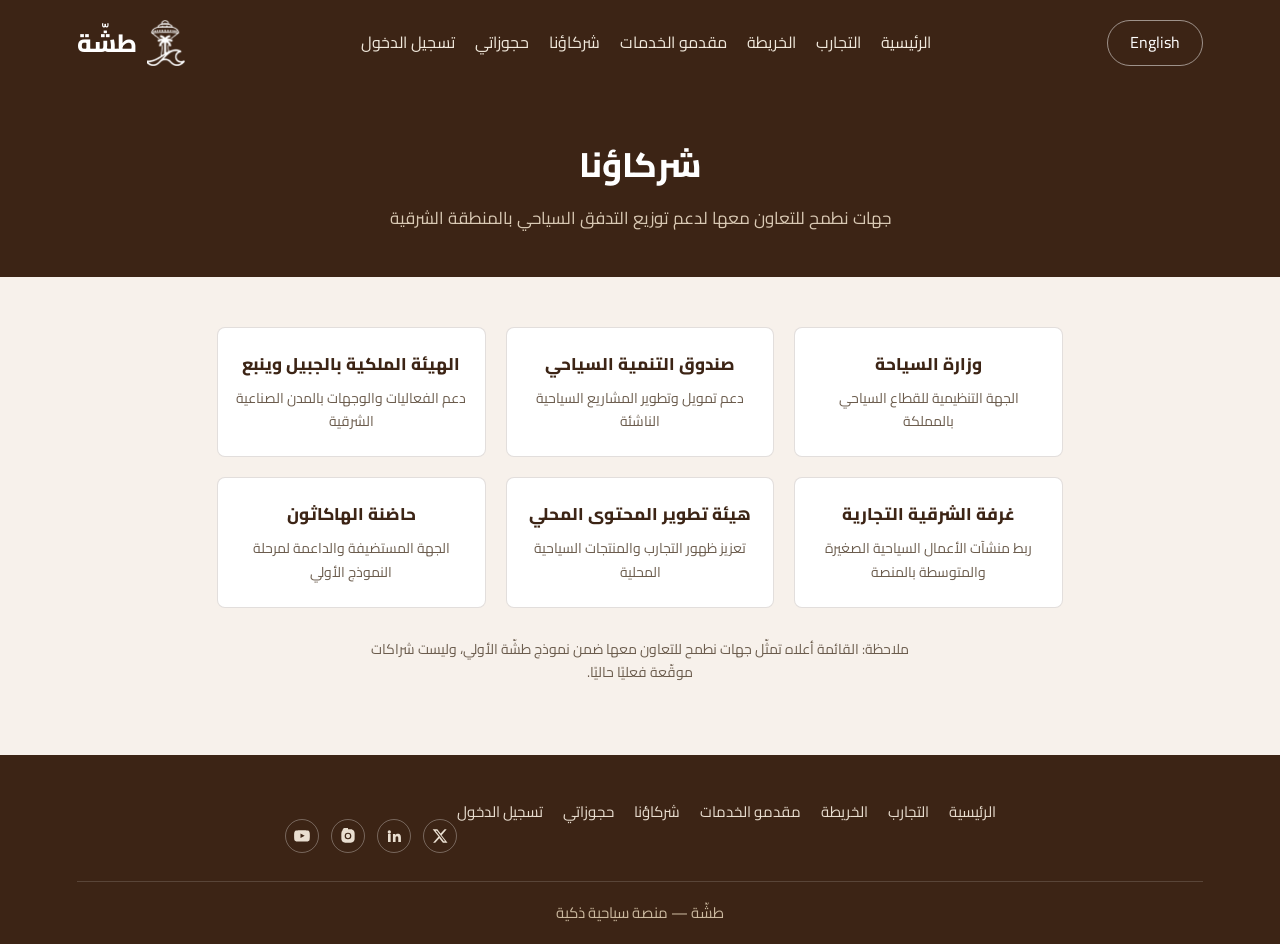
<file: partners.html>
<!DOCTYPE html>
<html lang="ar" dir="rtl">
<head>
    <meta charset="UTF-8">
    <meta name="viewport" content="width=device-width, initial-scale=1.0">
    <title>شركاؤنا — طشّة</title>
    <link rel="stylesheet" href="css/style.css">
</head>
<body>

    <header class="site-header static">
        <a href="index-en.html" class="lang-btn">English</a>
        <nav class="main-nav">
            <a href="index.html">الرئيسية</a>
            <a href="index.html#experiences">التجارب</a>
            <a href="map.html">الخريطة</a>
            <a href="providers.html">مقدمو الخدمات</a>
            <a href="partners.html">شركاؤنا</a>
            <a href="bookings.html">حجوزاتي</a>
            <a href="login.html">تسجيل الدخول</a>
        </nav>
        <a href="index.html" class="logo"><img src="assets/images/logo.png" alt="" class="logo-mark">طشّة</a>
    </header>

    <div class="page-header">
        <h1>شركاؤنا</h1>
        <p>جهات نطمح للتعاون معها لدعم توزيع التدفق السياحي بالمنطقة الشرقية</p>
    </div>

    <section class="partners-page">
        <div class="partner-card">
            <div class="partner-name">وزارة السياحة</div>
            <div class="partner-role">الجهة التنظيمية للقطاع السياحي بالمملكة</div>
        </div>
        <div class="partner-card">
            <div class="partner-name">صندوق التنمية السياحي</div>
            <div class="partner-role">دعم تمويل وتطوير المشاريع السياحية الناشئة</div>
        </div>
        <div class="partner-card">
            <div class="partner-name">الهيئة الملكية بالجبيل وينبع</div>
            <div class="partner-role">دعم الفعاليات والوجهات بالمدن الصناعية الشرقية</div>
        </div>
        <div class="partner-card">
            <div class="partner-name">غرفة الشرقية التجارية</div>
            <div class="partner-role">ربط منشآت الأعمال السياحية الصغيرة والمتوسطة بالمنصة</div>
        </div>
        <div class="partner-card">
            <div class="partner-name">هيئة تطوير المحتوى المحلي</div>
            <div class="partner-role">تعزيز ظهور التجارب والمنتجات السياحية المحلية</div>
        </div>
        <div class="partner-card">
            <div class="partner-name">حاضنة الهاكاثون</div>
            <div class="partner-role">الجهة المستضيفة والداعمة لمرحلة النموذج الأولي</div>
        </div>
    </section>

    <p class="partners-note">
        ملاحظة: القائمة أعلاه تمثّل جهات نطمح للتعاون معها ضمن نموذج طشّة الأولي، وليست شراكات موقّعة فعليًا حاليًا.
    </p>

    <footer class="site-footer">
        <div class="footer-top">
            <nav class="footer-nav">
                <a href="index.html">الرئيسية</a>
                <a href="index.html#experiences">التجارب</a>
                <a href="map.html">الخريطة</a>
                <a href="providers.html">مقدمو الخدمات</a>
                <a href="partners.html">شركاؤنا</a>
                <a href="bookings.html">حجوزاتي</a>
            <a href="login.html">تسجيل الدخول</a>
            </nav>
            <div class="socials">
                <a href="#" aria-label="X" class="social-icon">
                    <svg width="16" height="16" viewBox="0 0 24 24" fill="currentColor"><path d="M18.9 2H22l-7.6 8.7L23.3 22h-6.9l-5.4-6.7L4.8 22H1.6l8.2-9.4L1 2h7l4.9 6.1L18.9 2Zm-1.2 18h1.9L7.4 4H5.4l12.3 16Z"/></svg>
                </a>
                <a href="#" aria-label="LinkedIn" class="social-icon">
                    <svg width="16" height="16" viewBox="0 0 24 24" fill="currentColor"><path d="M4.98 3.5a2.5 2.5 0 1 1 0 5 2.5 2.5 0 0 1 0-5ZM3 9h4v12H3V9Zm7 0h3.8v1.7h.05c.53-1 1.83-2.05 3.77-2.05 4.03 0 4.78 2.66 4.78 6.1V21h-4v-5.6c0-1.34-.02-3.06-1.87-3.06-1.87 0-2.16 1.46-2.16 2.96V21h-4V9Z"/></svg>
                </a>
                <a href="#" aria-label="Instagram" class="social-icon">
                    <svg width="16" height="16" viewBox="0 0 24 24" fill="currentColor"><path d="M12 2c2.72 0 3.06.01 4.12.06 1.06.05 1.79.22 2.43.47.66.26 1.22.6 1.77 1.15.55.55.9 1.11 1.15 1.77.25.64.42 1.37.47 2.43.05 1.06.06 1.4.06 4.12s-.01 3.06-.06 4.12c-.05 1.06-.22 1.79-.47 2.43a4.9 4.9 0 0 1-1.15 1.77 4.9 4.9 0 0 1-1.77 1.15c-.64.25-1.37.42-2.43.47-1.06.05-1.4.06-4.12.06s-3.06-.01-4.12-.06c-1.06-.05-1.79-.22-2.43-.47a4.9 4.9 0 0 1-1.77-1.15 4.9 4.9 0 0 1-1.15-1.77c-.25-.64-.42-1.37-.47-2.43C2.01 15.06 2 14.72 2 12s.01-3.06.06-4.12c.05-1.06.22-1.79.47-2.43.26-.66.6-1.22 1.15-1.77A4.9 4.9 0 0 1 5.45.53C6.09.28 6.82.11 7.88.06 8.94.01 9.28 0 12 0Zm0 5a5 5 0 1 0 0 10 5 5 0 0 0 0-10Zm0 8.2a3.2 3.2 0 1 1 0-6.4 3.2 3.2 0 0 1 0 6.4Zm5.2-8.4a1.17 1.17 0 1 1 0-2.34 1.17 1.17 0 0 1 0 2.34Z"/></svg>
                </a>
                <a href="#" aria-label="YouTube" class="social-icon">
                    <svg width="16" height="16" viewBox="0 0 24 24" fill="currentColor"><path d="M23.5 7.2s-.23-1.64-.94-2.36c-.9-.94-1.9-.95-2.36-1C17 3.5 12 3.5 12 3.5h-.01s-5 0-8.2.34c-.46.05-1.46.06-2.36 1C.63 5.56.4 7.2.4 7.2S.17 9.13.17 11.05v1.8c0 1.93.23 3.85.23 3.85s.23 1.64.93 2.36c.9.95 2.08.92 2.6 1.02 1.9.18 8.07.34 8.07.34s5.01-.01 8.21-.35c.46-.05 1.46-.06 2.36-1 .7-.72.94-2.36.94-2.36s.23-1.92.23-3.85v-1.8c0-1.92-.23-3.85-.23-3.85ZM9.75 14.9V8.2l6.27 3.36-6.27 3.34Z"/></svg>
                </a>
            </div>
        </div>
        <div class="footer-bottom">
            <span>طشّة — منصة سياحية ذكية</span>
        </div>
    </footer>

</body>
</html>
</file>
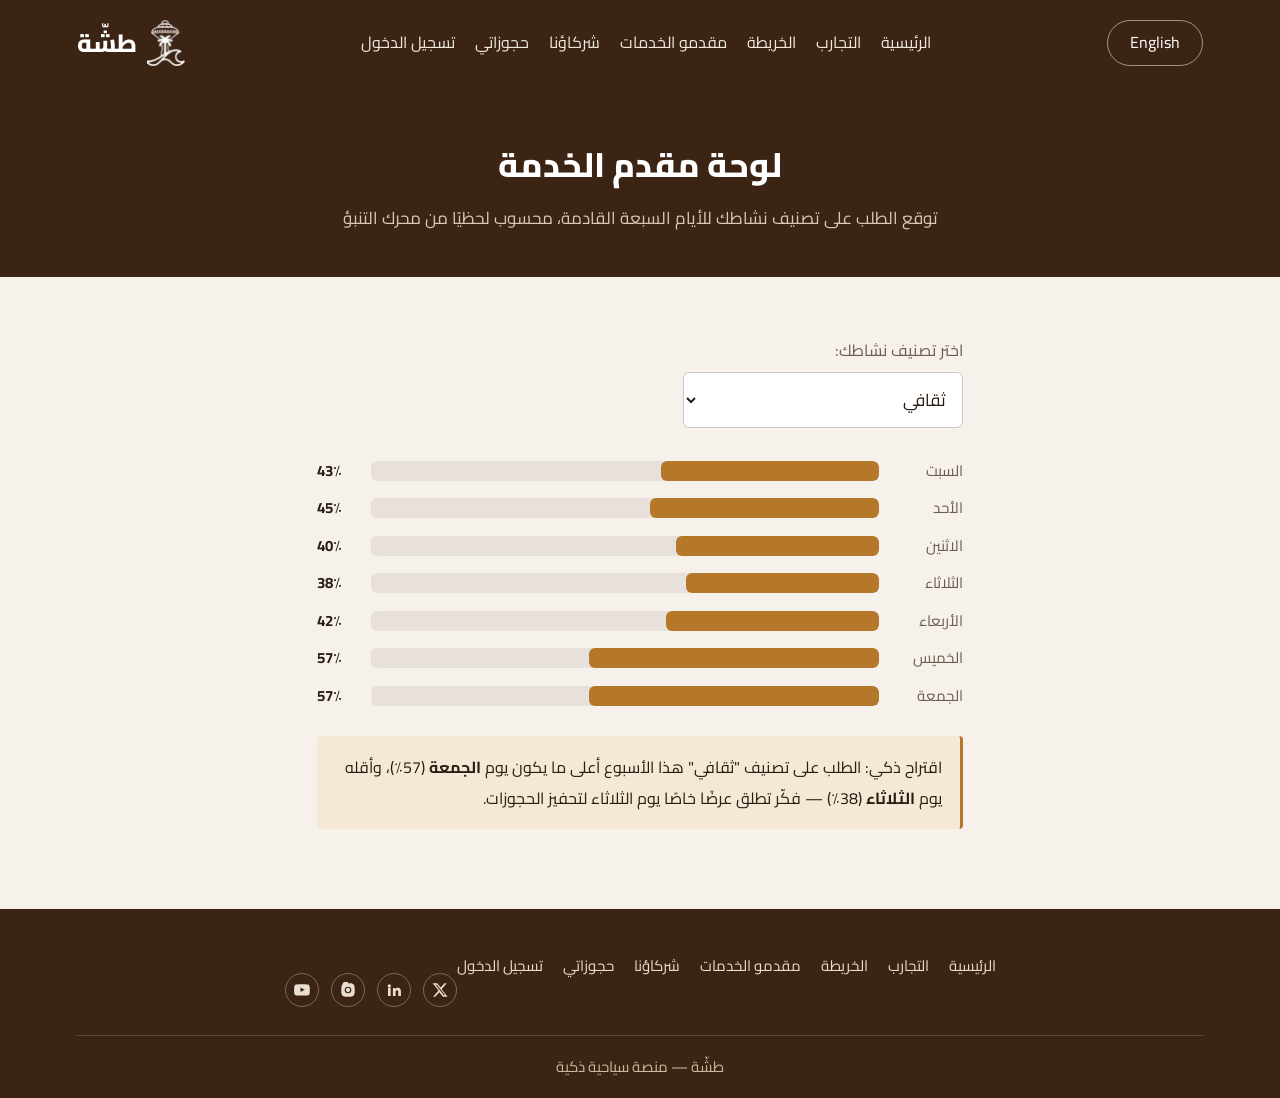
<file: providers.html>
<!DOCTYPE html>
<html lang="ar" dir="rtl">
<head>
    <meta charset="UTF-8">
    <meta name="viewport" content="width=device-width, initial-scale=1.0">
    <title>مقدمو الخدمات — طشّة</title>
    <link rel="stylesheet" href="css/style.css">
</head>
<body>

    <header class="site-header static">
        <a href="index-en.html" class="lang-btn">English</a>
        <nav class="main-nav">
            <a href="index.html">الرئيسية</a>
            <a href="index.html#experiences">التجارب</a>
            <a href="map.html">الخريطة</a>
            <a href="providers.html">مقدمو الخدمات</a>
            <a href="partners.html">شركاؤنا</a>
            <a href="bookings.html">حجوزاتي</a>
            <a href="login.html">تسجيل الدخول</a>
        </nav>
        <a href="index.html" class="logo"><img src="assets/images/logo.png" alt="" class="logo-mark">طشّة</a>
    </header>

    <div class="page-header">
        <h1>لوحة مقدم الخدمة</h1>
        <p>توقع الطلب على تصنيف نشاطك للأيام السبعة القادمة، محسوب لحظيًا من محرك التنبؤ</p>
    </div>

    <section class="dash">
        <label class="category-select-label">
            اختر تصنيف نشاطك:
            <select id="category-select" class="category-select"></select>
        </label>

        <div id="forecast-table" class="forecast-table"></div>

        <div id="dash-note" class="dash-note"></div>
    </section>

    <footer class="site-footer">
        <div class="footer-top">
            <nav class="footer-nav">
                <a href="index.html">الرئيسية</a>
                <a href="index.html#experiences">التجارب</a>
                <a href="map.html">الخريطة</a>
                <a href="providers.html">مقدمو الخدمات</a>
                <a href="partners.html">شركاؤنا</a>
                <a href="bookings.html">حجوزاتي</a>
            <a href="login.html">تسجيل الدخول</a>
            </nav>
            <div class="socials">
                <a href="#" aria-label="X" class="social-icon">
                    <svg width="16" height="16" viewBox="0 0 24 24" fill="currentColor"><path d="M18.9 2H22l-7.6 8.7L23.3 22h-6.9l-5.4-6.7L4.8 22H1.6l8.2-9.4L1 2h7l4.9 6.1L18.9 2Zm-1.2 18h1.9L7.4 4H5.4l12.3 16Z"/></svg>
                </a>
                <a href="#" aria-label="LinkedIn" class="social-icon">
                    <svg width="16" height="16" viewBox="0 0 24 24" fill="currentColor"><path d="M4.98 3.5a2.5 2.5 0 1 1 0 5 2.5 2.5 0 0 1 0-5ZM3 9h4v12H3V9Zm7 0h3.8v1.7h.05c.53-1 1.83-2.05 3.77-2.05 4.03 0 4.78 2.66 4.78 6.1V21h-4v-5.6c0-1.34-.02-3.06-1.87-3.06-1.87 0-2.16 1.46-2.16 2.96V21h-4V9Z"/></svg>
                </a>
                <a href="#" aria-label="Instagram" class="social-icon">
                    <svg width="16" height="16" viewBox="0 0 24 24" fill="currentColor"><path d="M12 2c2.72 0 3.06.01 4.12.06 1.06.05 1.79.22 2.43.47.66.26 1.22.6 1.77 1.15.55.55.9 1.11 1.15 1.77.25.64.42 1.37.47 2.43.05 1.06.06 1.4.06 4.12s-.01 3.06-.06 4.12c-.05 1.06-.22 1.79-.47 2.43a4.9 4.9 0 0 1-1.15 1.77 4.9 4.9 0 0 1-1.77 1.15c-.64.25-1.37.42-2.43.47-1.06.05-1.4.06-4.12.06s-3.06-.01-4.12-.06c-1.06-.05-1.79-.22-2.43-.47a4.9 4.9 0 0 1-1.77-1.15 4.9 4.9 0 0 1-1.15-1.77c-.25-.64-.42-1.37-.47-2.43C2.01 15.06 2 14.72 2 12s.01-3.06.06-4.12c.05-1.06.22-1.79.47-2.43.26-.66.6-1.22 1.15-1.77A4.9 4.9 0 0 1 5.45.53C6.09.28 6.82.11 7.88.06 8.94.01 9.28 0 12 0Zm0 5a5 5 0 1 0 0 10 5 5 0 0 0 0-10Zm0 8.2a3.2 3.2 0 1 1 0-6.4 3.2 3.2 0 0 1 0 6.4Zm5.2-8.4a1.17 1.17 0 1 1 0-2.34 1.17 1.17 0 0 1 0 2.34Z"/></svg>
                </a>
                <a href="#" aria-label="YouTube" class="social-icon">
                    <svg width="16" height="16" viewBox="0 0 24 24" fill="currentColor"><path d="M23.5 7.2s-.23-1.64-.94-2.36c-.9-.94-1.9-.95-2.36-1C17 3.5 12 3.5 12 3.5h-.01s-5 0-8.2.34c-.46.05-1.46.06-2.36 1C.63 5.56.4 7.2.4 7.2S.17 9.13.17 11.05v1.8c0 1.93.23 3.85.23 3.85s.23 1.64.93 2.36c.9.95 2.08.92 2.6 1.02 1.9.18 8.07.34 8.07.34s5.01-.01 8.21-.35c.46-.05 1.46-.06 2.36-1 .7-.72.94-2.36.94-2.36s.23-1.92.23-3.85v-1.8c0-1.92-.23-3.85-.23-3.85ZM9.75 14.9V8.2l6.27 3.36-6.27 3.34Z"/></svg>
                </a>
            </div>
        </div>
        <div class="footer-bottom">
            <span>طشّة — منصة سياحية ذكية</span>
        </div>
    </footer>

    <script src="js/data.js"></script>
    <script src="js/predict.js"></script>
    <script src="js/provider-dashboard.js"></script>
</body>
</html>
</file>
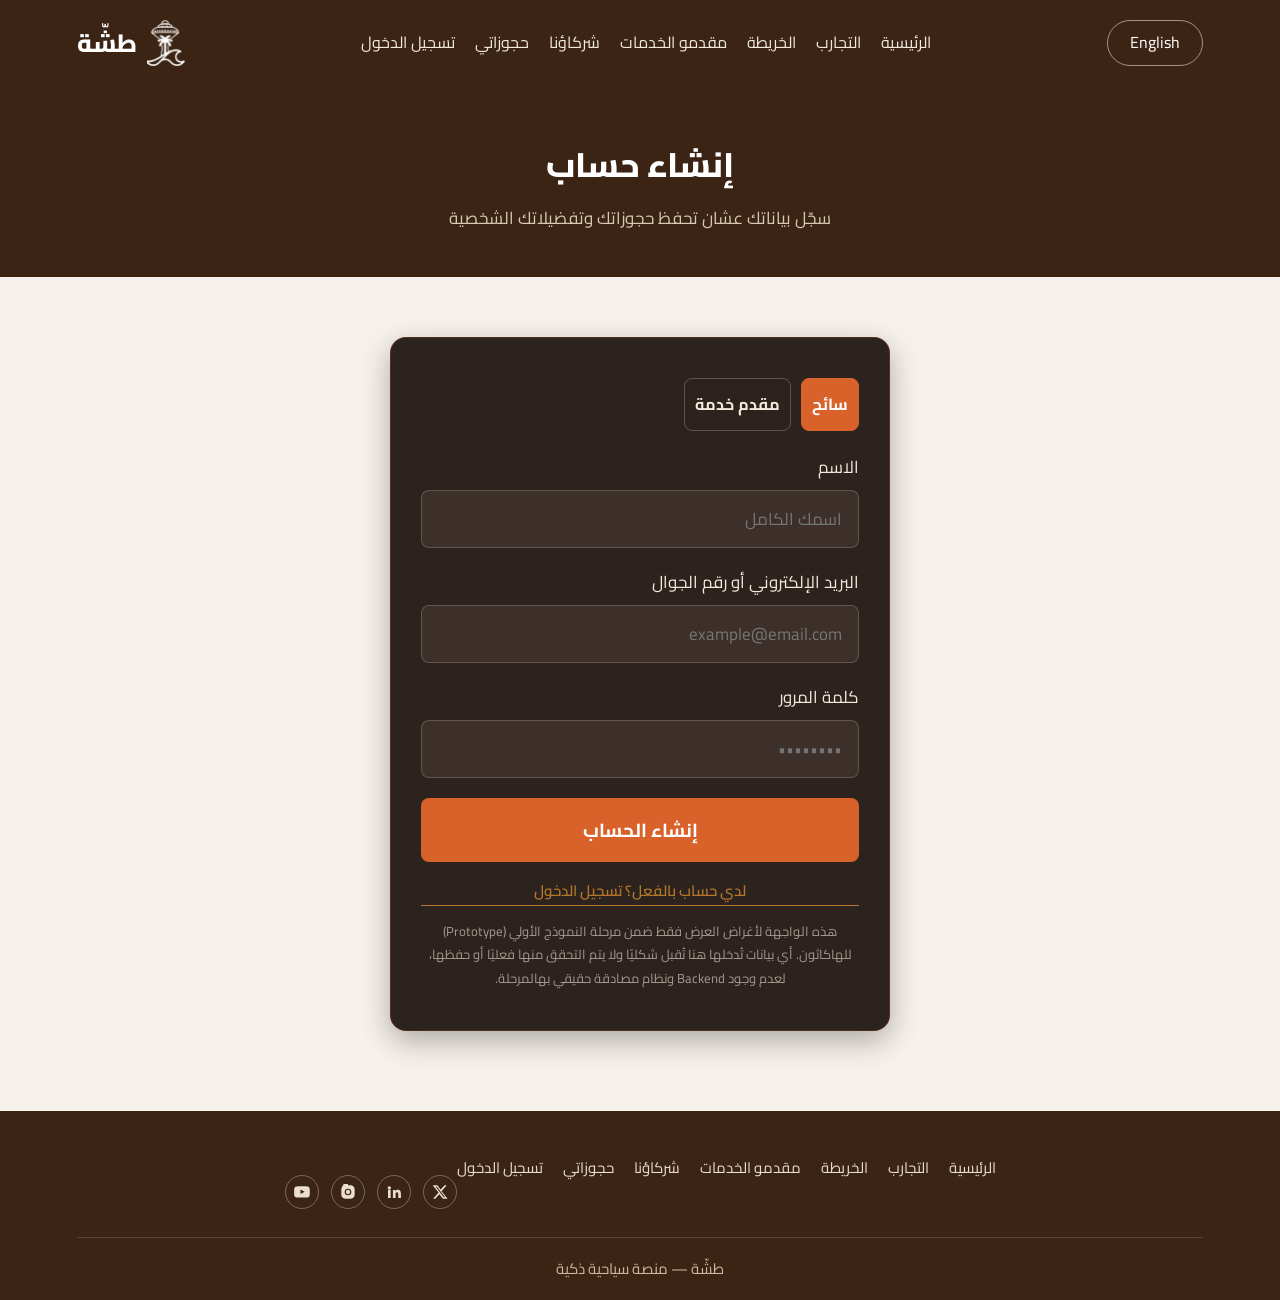
<file: register.html>
<!DOCTYPE html>
<html lang="ar" dir="rtl">
<head>
    <meta charset="UTF-8">
    <meta name="viewport" content="width=device-width, initial-scale=1.0">
    <title>إنشاء حساب — طشّة</title>
    <link rel="stylesheet" href="css/style.css">
</head>
<body>

    <header class="site-header static">
        <a href="index-en.html" class="lang-btn">English</a>
        <nav class="main-nav">
            <a href="index.html">الرئيسية</a>
            <a href="index.html#experiences">التجارب</a>
            <a href="map.html">الخريطة</a>
            <a href="providers.html">مقدمو الخدمات</a>
            <a href="partners.html">شركاؤنا</a>
            <a href="bookings.html">حجوزاتي</a>
            <a href="login.html">تسجيل الدخول</a>
        </nav>
        <a href="index.html" class="logo"><img src="assets/images/logo.png" alt="" class="logo-mark">طشّة</a>
    </header>

    <div class="page-header">
        <h1>إنشاء حساب</h1>
        <p>سجّل بياناتك عشان تحفظ حجوزاتك وتفضيلاتك الشخصية</p>
    </div>

    <!-- صفحة إنشاء الحساب — نفس تصميم بطاقة تسجيل الدخول الداكنة عشان تنسجم الواجهتين مع بعض -->
    <section class="login-container">
        <div class="login-card">
            <form id="register-form">
                <div class="login-success" id="register-success" hidden></div>

                <!-- اختيار نوع الحساب: يحدد الحقول المطلوبة بالأسفل. هذا الاختيار موجود فقط هنا (إنشاء حساب)
                     ولا يتكرر في صفحة تسجيل الدخول، لأن نوع الحساب يُحدَّد مرة وحدة عند التسجيل. -->
                <div class="role-toggle-dark" id="register-role-toggle" role="radiogroup" aria-label="نوع الحساب">
                    <label>
                        <input type="radio" name="account-type" id="role-tourist" value="سائح" checked>
                        <span>سائح</span>
                    </label>
                    <label>
                        <input type="radio" name="account-type" id="role-provider" value="مقدم خدمة">
                        <span>مقدم خدمة</span>
                    </label>
                </div>

                <div class="form-group">
                    <label>الاسم</label>
                    <input type="text" id="register-name" placeholder="اسمك الكامل" required>
                </div>

                <div class="form-group">
                    <label>البريد الإلكتروني أو رقم الجوال</label>
                    <input type="text" id="register-identifier" placeholder="example@email.com" required>
                </div>

                <div class="form-group">
                    <label>كلمة المرور</label>
                    <input type="password" id="register-password" placeholder="••••••••" required>
                </div>

                <!-- حقول إضافية تظهر فقط لما يختار المستخدم "مقدم خدمة" -->
                <div class="provider-fields" id="provider-fields" hidden>
                    <p class="provider-fields-title">بيانات مقدم الخدمة</p>

                    <div class="form-group">
                        <label>اسم المنشأة / النشاط</label>
                        <input type="text" id="provider-business-name" placeholder="مثال: مخيم الصحراء الذهبية">
                    </div>

                    <div class="form-group">
                        <label>تصنيف النشاط</label>
                        <select id="provider-category">
                            <option value="" disabled selected>اختر التصنيف...</option>
                            <option value="ثقافي">ثقافي</option>
                            <option value="تراثي">تراثي</option>
                            <option value="فنون">فنون</option>
                            <option value="موسيقى">موسيقى وعروض</option>
                            <option value="رياضي">رياضي</option>
                            <option value="سياحة">مغامرات وطبيعة / سياحة</option>
                            <option value="ترفيهي">ترفيهي</option>
                            <option value="تسوق">مطاعم وتجارب طعام / تسوق</option>
                            <option value="تقني">تجارب محلية / تقنية</option>
                        </select>
                    </div>

                    <div class="form-group">
                        <label>رقم السجل التجاري</label>
                        <input type="text" id="provider-cr-number" placeholder="مثال: 2015123456" inputmode="numeric">
                    </div>

                    <div class="form-group">
                        <label>إرفاق صورة السجل التجاري (PDF) *</label>
                        <input type="file" id="provider-cr-file" accept="application/pdf,.pdf">
                    </div>
                    <p class="form-hint">مطلوب للتحقق من موثوقية مقدم الخدمة قبل تفعيل الحساب — بصيغة PDF فقط.</p>
                    <p class="file-status" id="provider-cr-file-status" hidden></p>
                </div>

                <button type="submit" class="login-submit-btn" id="register-submit">إنشاء الحساب</button>
            </form>

            <a href="login.html" class="login-signup-link" style="display:block; margin-top:16px;">لدي حساب بالفعل؟ تسجيل الدخول</a>

            <p class="login-note" style="color: rgba(243, 233, 220, 0.6);">
                هذه الواجهة لأغراض العرض فقط ضمن مرحلة النموذج الأولي (Prototype) للهاكاثون.
                أي بيانات تُدخلها هنا تُقبل شكليًا ولا يتم التحقق منها فعليًا أو حفظها،
                لعدم وجود Backend ونظام مصادقة حقيقي بهالمرحلة.
            </p>
        </div>
    </section>

    <footer class="site-footer">
        <div class="footer-top">
            <nav class="footer-nav">
                <a href="index.html">الرئيسية</a>
                <a href="index.html#experiences">التجارب</a>
                <a href="map.html">الخريطة</a>
                <a href="providers.html">مقدمو الخدمات</a>
                <a href="partners.html">شركاؤنا</a>
                <a href="bookings.html">حجوزاتي</a>
                <a href="login.html">تسجيل الدخول</a>
            </nav>
            <div class="socials">
                <a href="#" aria-label="X" class="social-icon">
                    <svg width="16" height="16" viewBox="0 0 24 24" fill="currentColor"><path d="M18.9 2H22l-7.6 8.7L23.3 22h-6.9l-5.4-6.7L4.8 22H1.6l8.2-9.4L1 2h7l4.9 6.1L18.9 2Zm-1.2 18h1.9L7.4 4H5.4l12.3 16Z"/></svg>
                </a>
                <a href="#" aria-label="LinkedIn" class="social-icon">
                    <svg width="16" height="16" viewBox="0 0 24 24" fill="currentColor"><path d="M4.98 3.5a2.5 2.5 0 1 1 0 5 2.5 2.5 0 0 1 0-5ZM3 9h4v12H3V9Zm7 0h3.8v1.7h.05c.53-1 1.83-2.05 3.77-2.05 4.03 0 4.78 2.66 4.78 6.1V21h-4v-5.6c0-1.34-.02-3.06-1.87-3.06-1.87 0-2.16 1.46-2.16 2.96V21h-4V9Z"/></svg>
                </a>
                <a href="#" aria-label="Instagram" class="social-icon">
                    <svg width="16" height="16" viewBox="0 0 24 24" fill="currentColor"><path d="M12 2c2.72 0 3.06.01 4.12.06 1.06.05 1.79.22 2.43.47.66.26 1.22.6 1.77 1.15.55.55.9 1.11 1.15 1.77.25.64.42 1.37.47 2.43.05 1.06.06 1.4.06 4.12s-.01 3.06-.06 4.12c-.05 1.06-.22 1.79-.47 2.43a4.9 4.9 0 0 1-1.15 1.77 4.9 4.9 0 0 1-1.77 1.15c-.64.25-1.37.42-2.43.47-1.06.05-1.4.06-4.12.06s-3.06-.01-4.12-.06c-1.06-.05-1.79-.22-2.43-.47a4.9 4.9 0 0 1-1.77-1.15 4.9 4.9 0 0 1-1.15-1.77c-.25-.64-.42-1.37-.47-2.43C2.01 15.06 2 14.72 2 12s.01-3.06.06-4.12c.05-1.06.22-1.79.47-2.43.26-.66.6-1.22 1.15-1.77A4.9 4.9 0 0 1 5.45.53C6.09.28 6.82.11 7.88.06 8.94.01 9.28 0 12 0Zm0 5a5 5 0 1 0 0 10 5 5 0 0 0 0-10Zm0 8.2a3.2 3.2 0 1 1 0-6.4 3.2 3.2 0 0 1 0 6.4Zm5.2-8.4a1.17 1.17 0 1 1 0-2.34 1.17 1.17 0 0 1 0 2.34Z"/></svg>
                </a>
                <a href="#" aria-label="YouTube" class="social-icon">
                    <svg width="16" height="16" viewBox="0 0 24 24" fill="currentColor"><path d="M23.5 7.2s-.23-1.64-.94-2.36c-.9-.94-1.9-.95-2.36-1C17 3.5 12 3.5 12 3.5h-.01s-5 0-8.2.34c-.46.05-1.46.06-2.36 1C.63 5.56.4 7.2.4 7.2S.17 9.13.17 11.05v1.8c0 1.93.23 3.85.23 3.85s.23 1.64.93 2.36c.9.95 2.08.92 2.6 1.02 1.9.18 8.07.34 8.07.34s5.01-.01 8.21-.35c.46-.05 1.46-.06 2.36-1 .7-.72.94-2.36.94-2.36s.23-1.92.23-3.85v-1.8c0-1.92-.23-3.85-.23-3.85ZM9.75 14.9V8.2l6.27 3.36-6.27 3.34Z"/></svg>
                </a>
            </div>
        </div>
        <div class="footer-bottom">
            <span>طشّة — منصة سياحية ذكية</span>
        </div>
    </footer>

    <script src="js/register.js"></script>
</body>
</html>
</file>
<file: css/style.css>
/* style.css — التنسيق العام لمنصة طشّة */

/* ============ الخط ============ */
/* خط مؤقت (Cairo) — أقرب خط متاح مجانًا لروح خط ثمانية (هندسي/عصري/بولد بالعناوين)
   لحين تحميل خط ثمانية الأصلي من font.thmanyah.com */
@import url('https://fonts.googleapis.com/css2?family=Cairo:wght@400;500;600;700;800&display=swap');

/* لما يوصلك خط ثمانية، فك التعليق عن السطور التالية وحط ملفات الخط
   داخل assets/fonts/ بنفس الأسماء، وبعدين استبدل Cairo بـ 'Thmanyah' بالأسفل */
/*
@font-face {
    font-family: 'Thmanyah';
    src: url('../assets/fonts/Thmanyah-Regular.woff2') format('woff2');
    font-weight: 400;
}
@font-face {
    font-family: 'Thmanyah';
    src: url('../assets/fonts/Thmanyah-Bold.woff2') format('woff2');
    font-weight: 700;
}
*/

/* ============ المتغيرات ============ */
:root{
    --cream:#f7f1eb;
    --tan:#f2decb;
    --brown-dark:#3c2415;
    --brown-mid:#5a3520;
    --text-dark:#2a1c12;
    --text-muted:#6b5c4d;
    --amber:#b5772a;
    --red:#b8503f;
    --red-bg:#f6e3e0;
    --amber-bg:#f5e9d6;
    --green:#4f7d63;
    --green-bg:#e6ede9;
}

/* ============ إعادة ضبط أساسية ============ */
*{ box-sizing:border-box; margin:0; padding:0; }
html{ scroll-behavior:smooth; }
body{
    font-family:'Cairo', sans-serif;
    background:var(--cream);
    color:var(--text-dark);
    line-height:1.7;
}
a{ text-decoration:none; color:inherit; }
ul{ list-style:none; }
img{ max-width:100%; display:block; }

/* ============ الهيدر ============ */
.site-header{
    position:absolute; top:0; left:0; right:0; z-index:10;
    display:flex; justify-content:space-between; align-items:center;
    padding:20px 6%;
}
.lang-btn{
    display:inline-block;
    border:1px solid rgba(255,255,255,.7); color:#fff; background:transparent;
    padding:8px 22px; border-radius:24px; font-size:16px; cursor:pointer;
    font-family:inherit;
}
.main-nav{ display:flex; gap:20px; font-size:16px; color:#f1e9dc; }
.logo{ font-weight:800; font-size:25px; color:#fff; display:inline-flex; align-items:center; gap:10px; }
.logo-mark{ height:46px; width:auto; display:block; }

/* ============ الهيرو (خلفية متحركة بدون فيديو) ============ */
.hero{
    position:relative;
    height:600px;
    display:flex; align-items:center; justify-content:center;
    text-align:center;
    color:#fff;
    overflow:hidden;
    background:linear-gradient(135deg,#6b4426,#3c2415 55%,#2c4a4a);
    background-size:300% 300%;
    animation:heroShift 14s ease infinite;
}
@keyframes heroShift{
    0%{ background-position:0% 50%; }
    50%{ background-position:100% 50%; }
    100%{ background-position:0% 50%; }
}
.hero::before{
    content:"";
    position:absolute; inset:0;
    background:linear-gradient(180deg, rgba(30,18,10,.35) 0%, rgba(30,18,10,.65) 100%);
}
.hero-content{ position:relative; z-index:2; max-width:700px; padding:0 20px; }
.hero-content h1{
    font-size:45px; font-weight:800; line-height:1.6; margin-bottom:14px;
}
.hero-sub{
    font-size:20px; font-weight:400; color:#e6dac9; letter-spacing:.3px;
}

/* ============ هيدر الصفحات الداخلية (غير شفاف) ============ */
.site-header.static{
    position:static;
    background:var(--brown-dark);
}
.site-header.static .lang-btn{ border-color:rgba(255,255,255,.5); }

.page-header{
    background:var(--brown-dark); color:#fff;
    padding:50px 6% 44px; text-align:center;
}
.page-header h1{ font-size:34px; font-weight:800; margin-bottom:10px; }
.page-header p{ color:#d9c9b4; font-size:17px; }

/* ============ لوحة مقدم الخدمة ============ */
.dash{ padding:60px 6% 80px; max-width:800px; margin:0 auto; }
.category-select-label{
    display:flex; flex-direction:column; gap:8px; font-size:16px; color:var(--text-muted);
    margin-bottom:30px; max-width:280px;
}
.category-select{
    font-family:inherit; font-size:17px; padding:10px 12px;
    border:1px solid rgba(60,36,21,.25); border-radius:6px; color:var(--text-dark);
    background:#fff;
}
.forecast-table{ display:flex; flex-direction:column; gap:12px; margin-bottom:28px; }
.forecast-row{ display:flex; align-items:center; gap:14px; }
.forecast-day{ width:70px; font-size:15px; color:var(--text-muted); flex-shrink:0; }
.forecast-bar-wrap{
    flex:1; background:rgba(60,36,21,.08); border-radius:6px; height:20px; overflow:hidden;
}
.forecast-bar{ height:100%; border-radius:6px; transition:width .3s ease; }
.forecast-bar.high{ background:var(--red); }
.forecast-bar.medium{ background:var(--amber); }
.forecast-bar.low{ background:var(--green); }
.forecast-value{ width:40px; font-size:15px; font-weight:700; color:var(--text-dark); text-align:left; flex-shrink:0; }
.dash-note{
    font-size:16px; color:var(--text-dark); background:var(--amber-bg);
    border-right:3px solid var(--amber); padding:16px 18px; border-radius:4px; line-height:1.9;
}

/* ============ حجوزاتي ============ */
.bookings{ padding:60px 6% 80px; max-width:800px; margin:0 auto; }
.booking-item{
    display:flex; justify-content:space-between; align-items:center;
    border:1px solid rgba(60,36,21,.12); border-radius:8px;
    padding:18px 20px; margin-bottom:16px;
}
.booking-info .booking-name{ font-size:18px; font-weight:700; margin-bottom:6px; }
.booking-info .booking-meta{ font-size:15px; color:var(--text-muted); }
.booking-status{
    font-size:13px; font-weight:700; padding:5px 14px; border-radius:12px;
    background:var(--green-bg); color:var(--green); white-space:nowrap;
}
.booking-status.pending{ background:var(--amber-bg); color:var(--amber); }
.empty-state{
    text-align:center; padding:60px 20px; color:var(--text-muted); font-size:17px;
}

/* ============ صفحة تفاصيل الفعالية ============ */
.detail-hero{
    background:var(--brown-dark); color:#fff;
    padding:50px 6% 40px; text-align:center;
}
.detail-hero h1{ font-size:34px; font-weight:800; margin:14px 0 8px; }
.detail-hero .detail-city{ color:#d9c9b4; font-size:17px; }

.detail-body{
    display:grid; grid-template-columns:1.6fr 1fr; gap:40px;
    max-width:1100px; margin:0 auto; padding:50px 6% 80px;
}
.detail-main h2{ font-size:22px; font-weight:800; margin-bottom:12px; }
.detail-main > p{ color:var(--text-muted); margin-bottom:28px; }

.detail-meta-grid{
    display:grid; grid-template-columns:1fr 1fr; gap:16px; margin-bottom:30px;
}
.meta-box{
    border:1px solid rgba(60,36,21,.12); border-radius:8px; padding:14px 16px;
    display:flex; flex-direction:column; gap:6px;
}
.meta-label{ font-size:13px; color:var(--text-muted); }
.meta-value{ font-size:18px; font-weight:700; color:var(--text-dark); }

.ai-reason{
    background:var(--amber-bg); border-radius:8px; padding:20px 22px;
}
.ai-reason h3{ font-size:17px; font-weight:800; margin-bottom:10px; color:var(--brown-dark); }
.ai-reason ul{ padding-right:18px; }
.ai-reason li{ font-size:16px; color:var(--text-dark); margin-bottom:6px; list-style:disc; }

/* ============ فورم الحجز ============ */
.booking-form{
    border:1px solid rgba(60,36,21,.15); border-radius:10px;
    padding:24px 22px; position:sticky; top:20px;
    display:flex; flex-direction:column; gap:14px;
}
.booking-form h3{ font-size:20px; font-weight:800; margin-bottom:4px; }
.booking-form label{
    display:flex; flex-direction:column; gap:6px; font-size:15px; color:var(--text-muted);
}
.booking-form input{
    font-family:inherit; font-size:16px; padding:10px 12px;
    border:1px solid rgba(60,36,21,.25); border-radius:6px; color:var(--text-dark);
}
.booking-total{
    font-size:17px; font-weight:700; color:var(--text-dark);
    border-top:1px dashed rgba(60,36,21,.2); padding-top:12px;
}
.cta-btn{
    background:var(--brown-dark); color:#fff; border:none; border-radius:6px;
    padding:13px; font-size:17px; font-weight:700; cursor:pointer; font-family:inherit;
}
.cta-btn:hover{ background:var(--brown-mid); }
.form-note{ font-size:12px; color:var(--text-muted); text-align:center; }

/* ============ تنبيه حجز جديد ناجح ============ */
.booking-success-banner{
    background:var(--green-bg); color:var(--green); border-right:3px solid var(--green);
    padding:14px 18px; border-radius:6px; margin-bottom:24px; font-size:16px; font-weight:600;
}

/* ============ التنبيه الاستباقي (Smart Alert) ============ */
.smart-alert{
    border:1.5px solid var(--red); background:var(--red-bg);
    border-radius:8px; padding:20px 22px; margin-bottom:30px;
}
.alert-tag{
    display:inline-block; font-size:13px; font-weight:800; color:var(--red);
    background:#fff; padding:4px 12px; border-radius:12px; margin-bottom:10px;
}
.alert-msg{ font-size:16px; color:var(--text-dark); margin-bottom:16px; }
.alert-options{ display:grid; grid-template-columns:repeat(3,1fr); gap:14px; }
.alert-option{
    background:#fff; border-radius:6px; padding:14px; display:flex; flex-direction:column; gap:8px;
}
.alert-option strong{ font-size:15px; color:var(--text-dark); }
.alert-option-text{ font-size:14px; color:var(--text-muted); line-height:1.6; }
.alt-suggestion{ display:flex; justify-content:space-between; align-items:center; gap:8px; }
.alt-name{ font-size:15px; font-weight:700; color:var(--text-dark); }
.alt-meta{ font-size:13px; color:var(--text-muted); margin-top:2px; }
.alt-link{
    font-size:13px; font-weight:700; color:var(--amber); white-space:nowrap;
    border-bottom:1px solid var(--amber); padding-bottom:1px;
}

/* ============ صفحة شركاؤنا ============ */
.partners-page{
    display:grid; grid-template-columns:repeat(3,1fr); gap:20px;
    max-width:1000px; margin:0 auto; padding:50px 6% 20px;
}
.partner-card{
    border:1px solid rgba(60,36,21,.15); border-radius:8px; padding:22px 18px;
    text-align:center; background:#fff;
}
.partner-name{ font-size:17px; font-weight:800; color:var(--brown-dark); margin-bottom:8px; }
.partner-role{ font-size:14px; color:var(--text-muted); line-height:1.7; }
.partners-note{
    max-width:700px; margin:10px auto 70px; padding:0 6%;
    font-size:14px; color:var(--text-muted); text-align:center;
}

/* ============ عن طشّة ============ */
.about{ padding:70px 6% 50px; text-align:center; }
.about h2{ font-size:31px; font-weight:800; color:var(--brown-dark); margin-bottom:22px; }
.about p{
    max-width:820px; margin:0 auto; color:var(--text-muted); font-size:18px; line-height:2;
}

/* ============ أقسام الفعاليات (دوائر التصنيفات) ============ */
.event-categories{ padding:10px 6% 60px; text-align:center; }
.event-categories h2{ font-size:29px; font-weight:800; color:var(--brown-dark); margin-bottom:8px; }
.event-categories .section-sub{ color:var(--text-muted); font-size:16px; margin-bottom:34px; }
.category-grid{
    display:flex; flex-wrap:nowrap; justify-content:flex-start; gap:26px;
    max-width:1100px; margin:0 auto; overflow-x:auto; scroll-behavior:smooth;
    -webkit-overflow-scrolling:touch; padding:4px 4px 14px;
}
.category-item{
    display:flex; flex-direction:column; align-items:center; gap:10px;
    flex:0 0 104px; background:none; border:none; font-family:inherit; cursor:pointer; padding:0;
}
.category-circle{
    width:82px; height:82px; border-radius:50%;
    background:var(--tan); color:var(--brown-dark);
    display:flex; align-items:center; justify-content:center; font-size:29px;
    border:2px solid transparent;
    transition:transform .25s ease, box-shadow .25s ease, background .25s ease, color .25s ease, border-color .25s ease;
}
.category-item:hover .category-circle, .category-item:focus-visible .category-circle{
    transform:translateY(-4px);
    background:var(--amber); color:#fff;
    box-shadow:0 10px 22px rgba(181,119,42,.35);
}
.category-item.active .category-circle{
    background:var(--brown-dark); color:#fff; border-color:var(--brown-dark);
}
.category-label{ font-size:15px; font-weight:700; color:var(--text-dark); line-height:1.4; }

/* شارة "تعرض فعاليات: ..." تظهر بعد الضغط على تصنيف */
.active-category-badge{
    display:none; align-items:center; gap:10px;
    background:var(--amber-bg); color:var(--amber); font-weight:700; font-size:15px;
    padding:8px 16px; border-radius:20px; margin-bottom:22px; width:fit-content;
}
.active-category-badge.show{ display:inline-flex; }
.active-category-badge button{
    background:none; border:none; color:inherit; font-size:18px; line-height:1; cursor:pointer; padding:0;
}

/* ============ الخريطة الذكية ============ */
.smart-map-section{ padding:20px 6% 70px; text-align:center; }
.smart-map-section h2{ font-size:29px; font-weight:800; color:var(--brown-dark); margin-bottom:10px; }
.map-intro{ color:var(--text-muted); font-size:16px; margin-bottom:16px; }
.map-legend{ display:flex; justify-content:center; gap:22px; margin-bottom:18px; font-size:15px; color:var(--text-dark); }
.map-legend .dot{
    display:inline-block; width:10px; height:10px; border-radius:50%; margin-left:6px;
    vertical-align:middle;
}
.map-legend .dot.high{ background:var(--red); }
.map-legend .dot.medium{ background:var(--amber); }
.map-legend .dot.low{ background:var(--green); }
#smart-map{
    height:420px; border-radius:10px; border:1px solid rgba(60,36,21,.15);
    max-width:1100px; margin:0 auto;
}
.map-full{ height:560px; max-width:1100px; margin:0 auto; border-radius:10px; border:1px solid rgba(60,36,21,.15); }
.map-teaser{
    display:inline-flex; align-items:center; gap:10px;
    background:var(--brown-dark); color:#fff; padding:14px 26px; border-radius:8px;
    font-size:17px; font-weight:700;
}
.map-teaser-arrow{ font-size:18px; }

/* ============ الفعاليات ============ */
.experiences{ padding:60px 6% 80px; }
.section-head{
    display:flex; justify-content:space-between; align-items:center; margin-bottom:32px;
}
.section-head h2{ font-size:29px; font-weight:800; color:var(--brown-dark); }
.section-head a{
    font-size:16px; color:var(--amber); border-bottom:1px solid var(--amber); padding-bottom:2px;
}
.filters{ display:flex; gap:20px; flex-wrap:wrap; margin-bottom:30px; }
.filters label{
    display:flex; flex-direction:column; gap:6px; font-size:15px; color:var(--text-muted);
}
.filters select{
    font-family:inherit; font-size:16px; padding:9px 12px; min-width:180px;
    border:1px solid rgba(60,36,21,.25); border-radius:6px; color:var(--text-dark); background:#fff;
}
.experience-grid{
    display:grid; grid-template-columns:repeat(3, 1fr); gap:22px;
}

/* كرت الفعالية — الأصناف يولّدها script.js */
.event-card{
    background:#fff; border:1px solid rgba(60,36,21,.1); border-radius:8px;
    overflow:hidden; display:flex; flex-direction:column;
}
.event-card-header{
    padding:16px 18px 0;
    display:flex; justify-content:space-between; align-items:flex-start;
}
.event-city{ font-size:13px; color:var(--text-muted); font-weight:500; }
.event-tag{
    display:inline-block; font-size:13px; font-weight:700;
    padding:4px 12px; border-radius:12px;
}
.event-tag.high{ background:var(--red-bg); color:var(--red); }
.event-tag.medium{ background:var(--amber-bg); color:var(--amber); }
.event-tag.low{ background:var(--green-bg); color:var(--green); }

/* أيقونات تصنيف الفعالية — نفس أيقونة دائرة القسم بالأعلى، ممكن أكثر من وحدة بنفس الكرت */
.event-icons{ display:flex; gap:6px; padding:10px 18px 0; }
.event-icon{
    width:24px; height:24px; border-radius:50%;
    background:var(--tan); color:var(--brown-dark);
    display:flex; align-items:center; justify-content:center; font-size:11px;
    flex-shrink:0;
}

.event-body{ padding:14px 18px 20px; flex:1; display:flex; flex-direction:column; }
.event-name{ font-size:19px; font-weight:800; margin-bottom:8px; }
.event-desc{ font-size:16px; color:var(--text-muted); margin-bottom:14px; flex:1; }
.event-meta{
    font-size:15px; color:var(--text-muted); margin-bottom:14px;
    display:flex; flex-direction:column; gap:4px;
}
.event-cta{
    align-self:flex-start; font-size:15px; font-weight:700; color:var(--amber);
    border-bottom:1px solid var(--amber); padding-bottom:2px;
}

/* ============ الفوتر ============ */
.site-footer{ background:var(--brown-dark); color:#e9ded0; padding:44px 6% 0; }
.footer-top{ padding-bottom:28px; display:flex; justify-content:center; }
.footer-nav{ display:flex; gap:20px; font-size:15px; flex-wrap:wrap; justify-content:center; }
.socials{ display:flex; gap:12px; justify-content:center; margin-top:20px; }
.social-icon{
    width:34px; height:34px; border-radius:50%; border:1px solid rgba(255,255,255,.3);
    display:flex; align-items:center; justify-content:center; color:#e9ded0;
}
.social-icon:hover{ background:rgba(255,255,255,.1); }
.footer-bottom{
    border-top:1px solid rgba(255,255,255,.15);
    padding:18px 0; text-align:center; font-size:15px; color:#cbb99f;
}

/* ============ صفحة تسجيل الدخول (بروتوتايب فقط) ============ */
.login-success{
    background:var(--green-bg); color:var(--green); border-right:3px solid var(--green);
    padding:12px 16px; border-radius:6px; font-size:15px; font-weight:600;
}
.login-signup-link{
    text-align:center; font-size:15px; font-weight:600; color:var(--amber);
    border-bottom:1px solid var(--amber); align-self:center; padding-bottom:2px;
}
.login-note{
    font-size:13px; color:var(--text-muted); text-align:center; margin-top:14px; line-height:1.8;
}

/* ملاحظة: تصميم "اختيار نوع الحساب" وحقول مقدم الخدمة الآن موحّد مع بطاقة
   تسجيل الدخول الداكنة (.role-toggle-dark و .login-card .provider-fields بالأسفل)
   بدل التصميم الفاتح القديم، عشان تنسجم صفحتا الدخول وإنشاء الحساب مع بعض. */

/* ============ ملاحظة صفحة إنجليزية (معاينة) ============ */
.en-note{
    max-width:820px; margin:0 auto 10px; padding:0 6%;
    font-size:14px; color:var(--text-muted); text-align:center;
}

/* ============ تجاوب الشاشات الصغيرة ============ */
@media(max-width:900px){
    .main-nav{ display:none; }
    .experience-grid{ grid-template-columns:1fr; }
    .hero-content h1{ font-size:34px; }
    .detail-body{ grid-template-columns:1fr; }
    .booking-form{ position:static; }
    .alert-options{ grid-template-columns:1fr; }
    .partners-page{ grid-template-columns:1fr; }
}

/* ============ منقول من ملف فريق العمل (tasha-j) ============ */

/* صفحة تسجيل الدخول — تصميم ملف فريق العمل (بطاقة داكنة) */
.login-container {
    padding: 60px 6% 80px;
    display: flex;
    justify-content: center;
}

.login-card {
    background: #2c221e;
    border: 1px solid rgba(217, 98, 43, 0.2);
    border-radius: 16px;
    padding: 40px 30px;
    width: 100%;
    max-width: 500px;
    box-shadow: 0 10px 30px rgba(0,0,0,0.3);
}

.form-group {
    margin-bottom: 20px;
    display: flex;
    flex-direction: column;
    gap: 8px;
}

    .form-group label {
        color: #f3e9dc;
        font-size: 1.06rem;
    }

    .form-group input {
        background-color: #3d302a;
        color: #fff;
        border: 1px solid rgba(243, 233, 220, 0.2);
        padding: 12px 16px;
        border-radius: 8px;
        font-size: 1.06rem;
        font-family: inherit;
        outline: none;
    }

        .form-group input:focus {
            border-color: #d9622b;
        }

    .form-group select {
        background-color: #3d302a;
        color: #fff;
        border: 1px solid rgba(243, 233, 220, 0.2);
        padding: 12px 16px;
        border-radius: 8px;
        font-size: 1.06rem;
        font-family: inherit;
        outline: none;
    }

        .form-group select:focus {
            border-color: #d9622b;
        }

    .form-group input[type="file"] {
        font-family: inherit;
        font-size: 0.95rem;
        padding: 10px 12px;
        border: 1px dashed rgba(243, 233, 220, 0.35);
        border-radius: 8px;
        color: #f3e9dc;
        background-color: #3d302a;
        cursor: pointer;
    }

/* حقول مقدم الخدمة الإضافية داخل بطاقة تسجيل الدخول/الحساب الداكنة */
.login-card .provider-fields {
    display: flex;
    flex-direction: column;
    gap: 20px;
    border-top: 1px dashed rgba(243, 233, 220, 0.2);
    padding-top: 20px;
    margin-top: 2px;
    margin-bottom: 20px;
}
.login-card .provider-fields[hidden] { display: none; }
.login-card .provider-fields-title {
    font-size: 1.01rem;
    font-weight: 700;
    color: #f3e9dc;
    margin-bottom: -6px;
}
.login-card .form-hint {
    font-size: 0.85rem;
    color: rgba(243, 233, 220, 0.6);
    margin-top: -12px;
}
.login-card .file-status {
    font-size: 0.9rem;
    color: #7fbf9e;
    font-weight: 600;
    margin-top: -12px;
}

.login-submit-btn {
    width: 100%;
    background-color: #d9622b;
    color: white;
    border: none;
    padding: 14px;
    border-radius: 8px;
    font-size: 1.18rem;
    font-weight: 700;
    font-family: inherit;
    cursor: pointer;
    transition: background 0.3s;
}

    .login-submit-btn:hover {
        background-color: #b8503f;
    }

/* فاصل "أو" بين فورم الدخول وزر خلنا نتعرف */
.login-divider {
    text-align: center;
    margin: 25px 0;
    position: relative;
}

    .login-divider::before {
        content: "";
        position: absolute;
        top: 50%;
        left: 0;
        right: 0;
        height: 1px;
        background: rgba(243, 233, 220, 0.2);
    }

    .login-divider span {
        position: relative;
        background: #2c221e;
        padding: 0 15px;
        color: rgba(243, 233, 220, 0.6);
        font-size: 0.95rem;
    }

/* زر خلنا نتعرف */
.quiz-toggle-btn {
    width: 100%;
    background-color: transparent;
    color: #f3e9dc;
    border: 1px solid #d9622b;
    padding: 12px;
    border-radius: 8px;
    font-size: 1.12rem;
    font-weight: 700;
    font-family: inherit;
    cursor: pointer;
    transition: all 0.3s ease;
}

    .quiz-toggle-btn:hover {
        background-color: #d9622b;
        color: #fff;
    }

/* اختيار نوع الحساب عند إنشاء الحساب (سائح / مقدم خدمة) — تصميم داكن، يُستخدم في register.html فقط */
.role-toggle-dark {
    display: flex;
    gap: 10px;
    margin-bottom: 22px;
}

    .role-toggle-dark input {
        position: absolute;
        opacity: 0;
        width: 0;
        height: 0;
    }

    .role-toggle-dark span {
        display: block;
        flex: 1;
        text-align: center;
        padding: 12px 10px;
        border: 1px solid rgba(243, 233, 220, 0.25);
        border-radius: 8px;
        cursor: pointer;
        font-size: 1.01rem;
        font-weight: 700;
        color: #f3e9dc;
        transition: all 0.25s ease;
    }

    .role-toggle-dark input:checked + span {
        background-color: #d9622b;
        border-color: #d9622b;
        color: #fff;
    }

/* حاوية الاستبيان */
.quiz-wrapper {
    margin-top: 30px;
    padding-top: 25px;
    border-top: 1px dashed rgba(243, 233, 220, 0.2);
    transition: all 0.4s ease;
}

    .quiz-wrapper.hidden {
        display: none;
    }

.quiz-title {
    text-align: center;
    color: #d9622b;
    font-size: 1.68rem;
    font-weight: 800;
    margin-bottom: 6px;
}

.quiz-sub {
    text-align: center;
    color: rgba(243, 233, 220, 0.7);
    font-size: 0.95rem;
    margin-bottom: 20px;
}

.quiz-question {
    margin-bottom: 18px;
    display: flex;
    flex-direction: column;
    gap: 6px;
}

    .quiz-question label {
        font-size: 1.01rem;
        color: #f3e9dc;
    }

    .quiz-question select {
        background-color: #3d302a;
        color: #fff;
        border: 1px solid rgba(243, 233, 220, 0.2);
        padding: 10px 12px;
        border-radius: 8px;
        font-size: 1.01rem;
        font-family: inherit;
        outline: none;
    }

.quiz-btn {
    width: 100%;
    background-color: #d9622b;
    color: white;
    border: none;
    padding: 12px;
    border-radius: 8px;
    font-size: 1.12rem;
    font-weight: 700;
    font-family: inherit;
    cursor: pointer;
    margin-top: 10px;
}

.quiz-btn-secondary {
    display: block;
    width: 100%;
    background-color: transparent;
    color: #d9622b;
    border: 2px solid #d9622b;
    padding: 10px;
    border-radius: 8px;
    font-size: 1.01rem;
    font-weight: 700;
    font-family: inherit;
    cursor: pointer;
    margin-top: 12px;
    text-align: center;
    text-decoration: none;
    box-sizing: border-box;
    transition: all 0.25s ease;
}

    .quiz-btn-secondary:hover {
        background-color: #d9622b;
        color: #fff;
    }

.quiz-result {
    margin-top: 25px;
    padding-top: 20px;
    border-top: 1px solid rgba(243, 233, 220, 0.2);
    text-align: center;
}

    .quiz-result.hidden {
        display: none;
    }

.match-text {
    font-size: 1.06rem;
    color: #4f7d63;
    margin-bottom: 15px;
    font-weight: 700;
}

/* تنسيق فيديو خلفية قسم الهيرو */
.hero-video {
    position: absolute;
    top: 50%;
    left: 50%;
    min-width: 100%;
    min-height: 100%;
    width: auto;
    height: auto;
    z-index: 1;
    transform: translate(-50%, -50%);
    object-fit: cover; /* يضمن تغطية المقطع لجميع أبعاد الشاشة بدون تشويه */
}

/* طبقة التظليل الشفافة فوق الفيديو لتسهيل قراءة النصوص */
.hero-overlay {
    position: absolute;
    top: 0;
    left: 0;
    width: 100%;
    height: 100%;
    background: rgba(0, 0, 0, 0.45);
    z-index: 2;
}

/* التأكد من ظهور محتوى الهيرو فوق الفيديو وطبقة التظليل */
.hero-content{ z-index:3; }
</file>
